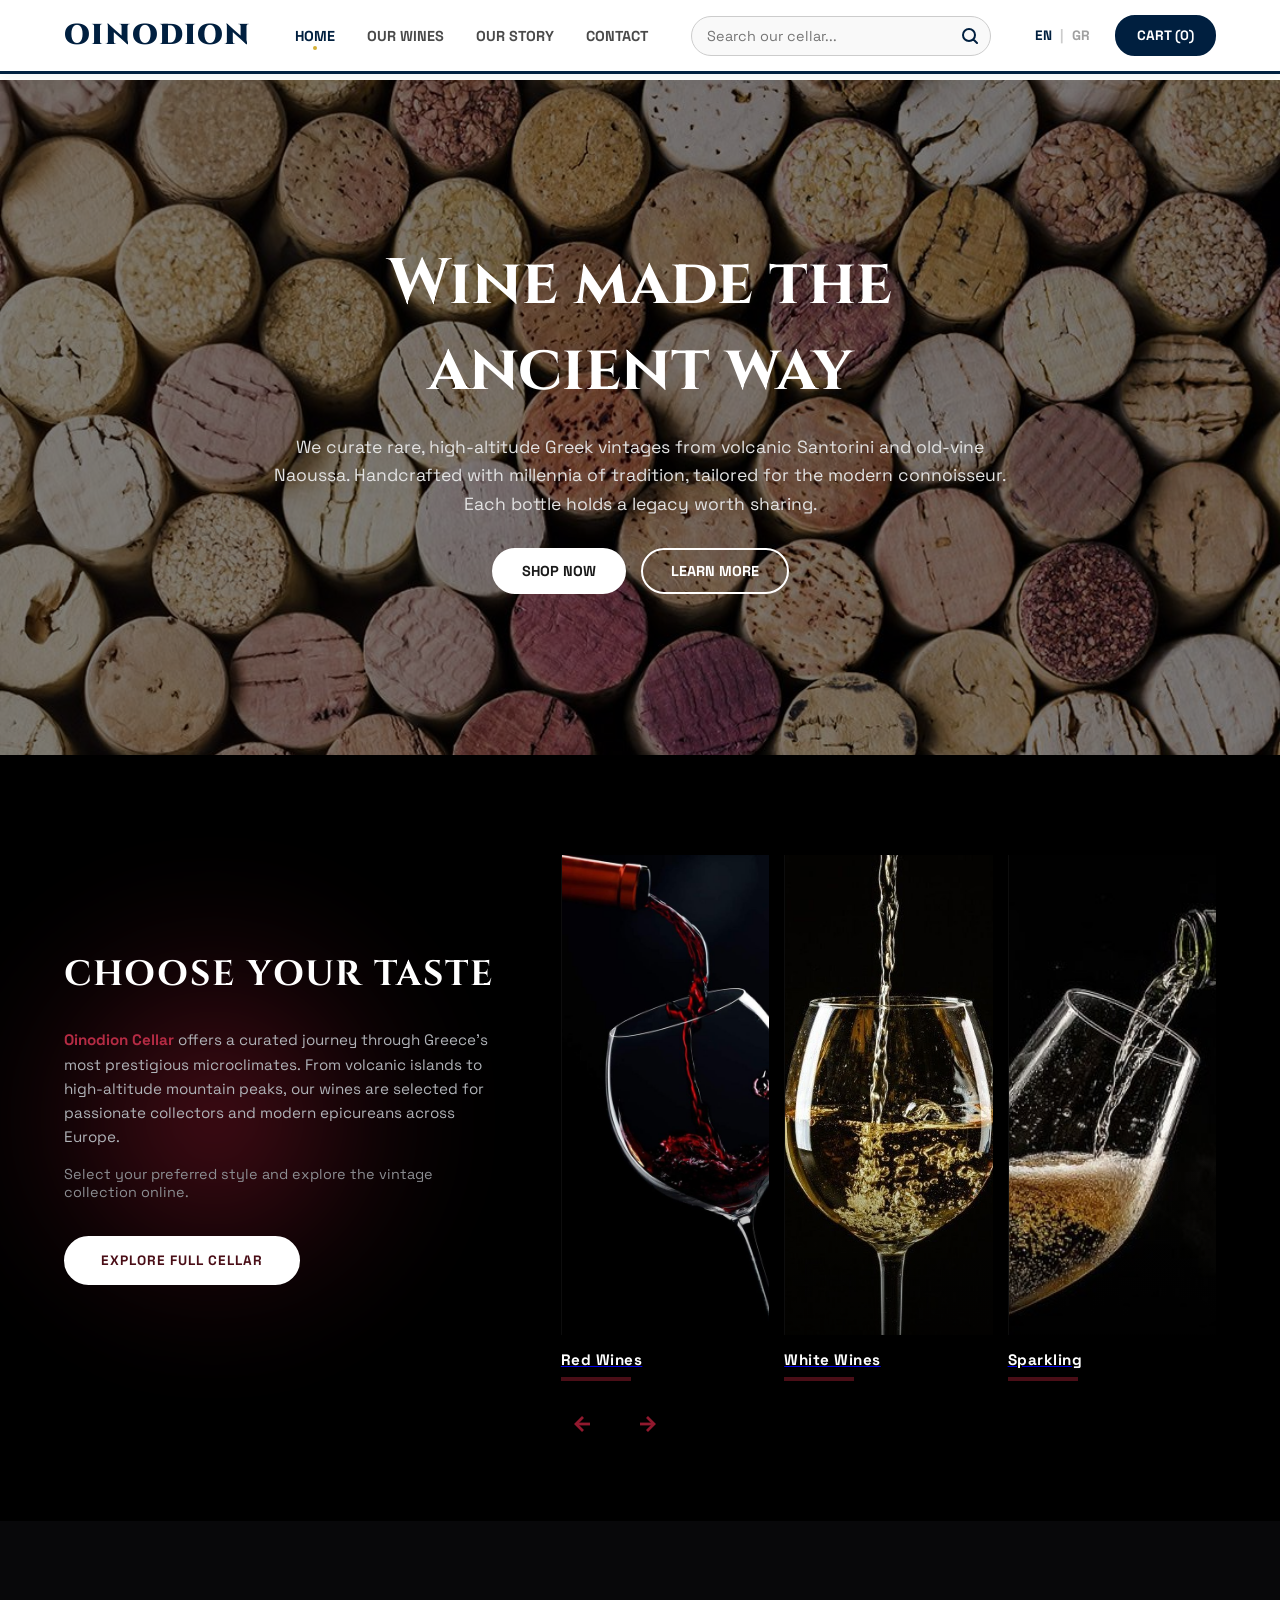
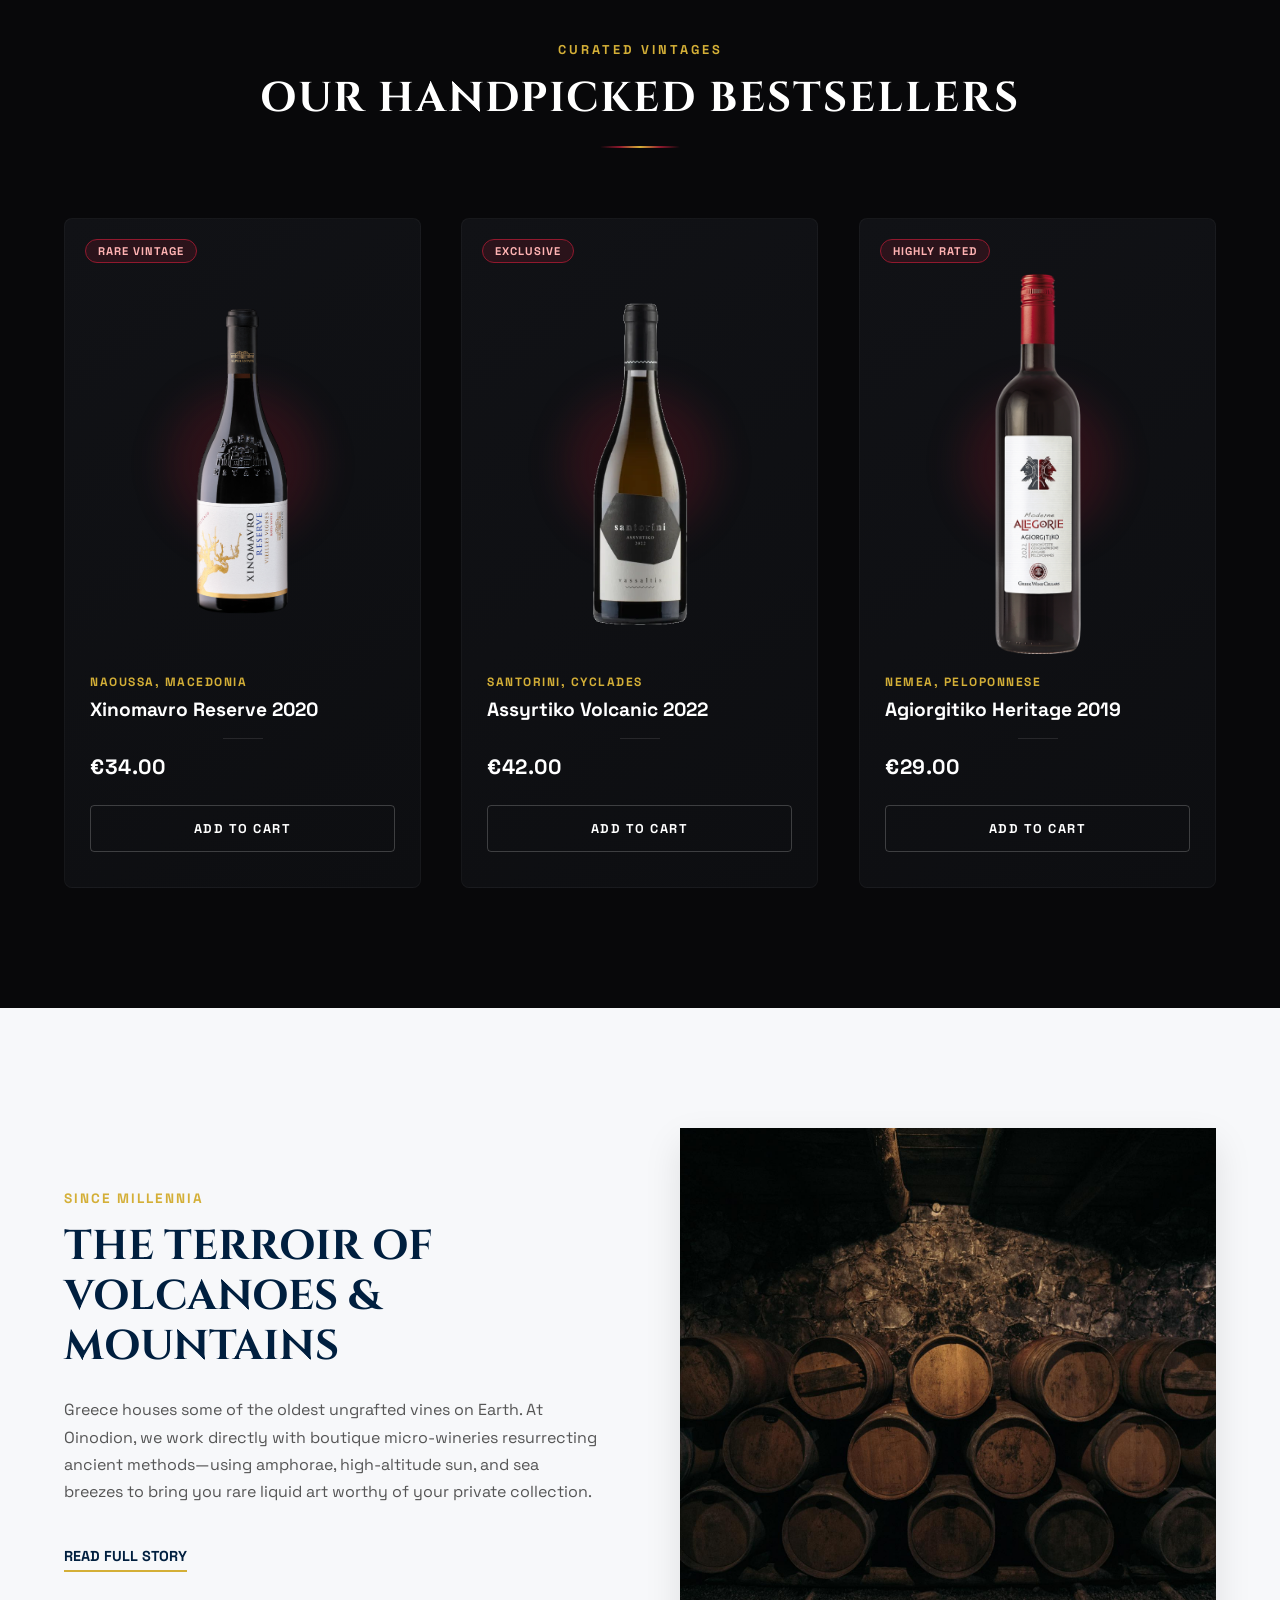
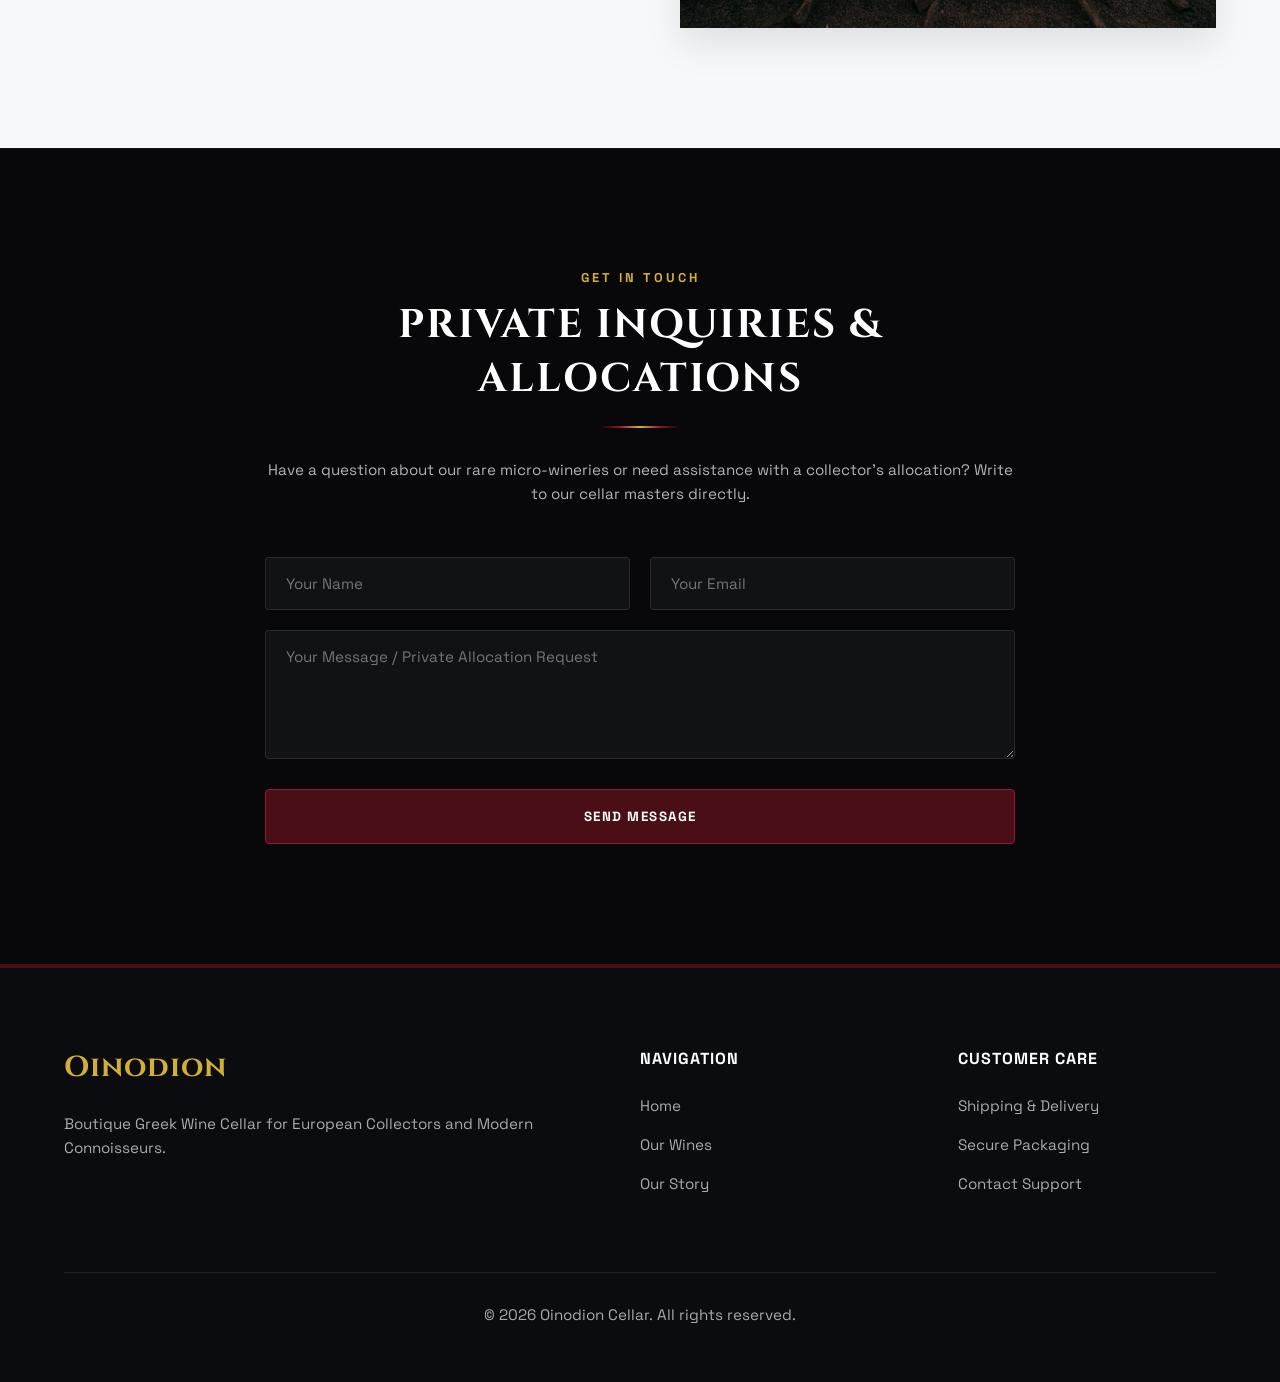
<file: index.html>
<!DOCTYPE html>
<html lang="en" id="html-root">
<head>
    <meta charset="UTF-8">
    <meta name="viewport" content="width=device-width, initial-scale=1.0">
    <title>Oinodion - Greek Wines</title>
    
    <link rel="preconnect" href="https://fonts.googleapis.com">
    <link rel="preconnect" href="https://fonts.gstatic.com" crossorigin>
    <link href="https://fonts.googleapis.com/css2?family=Cinzel:wght@700;900&family=Space+Grotesk:wght@400;700&display=swap" rel="stylesheet">
    <link rel="stylesheet" href="style.css">
</head>
<body>

   <header id="header">
        <a href="#header" class="logo" style="text-decoration: none;">Oinodion</a>
        
        <nav>
            <ul>
                <li><a href="#header" class="active-nav" data-i18n="nav-home">Home</a></li>
                <li><a href="#wines" data-i18n="nav-wines">Our Wines</a></li>
                <li><a href="#story" data-i18n="nav-story">Our Story</a></li>
                <li><a href="#contact" data-i18n="nav-contact">Contact</a></li>
            </ul>
        </nav>

        <div class="search-container">
            <input type="text" id="search-input" class="search-input" placeholder="Search our cellar..." data-i18n-placeholder="search-placeholder">
            <button class="search-icon" id="search-btn" aria-label="Search">
                <svg width="16" height="16" viewBox="0 0 16 16" fill="none" xmlns="http://www.w3.org/2000/svg">
                    <path d="M11.5 11.5L15 15M13 7C13 10.3137 10.3137 13 7 13C3.68629 13 1 10.3137 1 7C1 3.68629 3.68629 1 7 1C10.3137 1 13 3.68629 13 7Z" stroke="currentColor" stroke-width="2" stroke-linecap="round" stroke-linejoin="round"/>
                </svg>
            </button>
        </div>

        <div class="right-nav-block">
            <div class="lang-switcher" id="lang-switcher-btn" style="cursor: pointer;">
                <span id="lang-en" class="active">EN</span>
                <span class="lang-divider">|</span>
                <span id="lang-gr">GR</span>
            </div>
            <div class="nav-buttons">
                <button class="btn-nav primary" id="cart-trigger"><span data-i18n="cart-text">Cart</span> (<span id="cart-count">0</span>)</button>
            </div>
        </div>
    </header>

    <div class="hero-section">
        <div class="hero-overlay"></div>
        <div class="hero-content">
            <h1 data-i18n="hero-title">Wine made the ancient way</h1>
            <p data-i18n="hero-desc">We curate rare, high-altitude Greek vintages from volcanic Santorini and old-vine Naoussa. Handcrafted with millennia of tradition, tailored for the modern connoisseur. Each bottle holds a legacy worth sharing.</p>
            <div class="hero-actions">
                <a href="wines.html" class="btn-hero light" data-i18n="btn-shop">Shop now</a>
                <a href="ourstory.html" class="btn-hero transparent" data-i18n="btn-learn">Learn more</a>
            </div>
        </div>
    </div>
    
    <section class="showcase-section" id="wines">
        <div class="showcase-container">
            
            <div class="showcase-sidebar">
                <div class="showcase-glow"></div>
                <h2 class="showcase-title" data-i18n="showcase-title">Choose your taste</h2>
                <p class="showcase-desc">
                    <span class="brand-highlight">Oinodion Cellar</span> <span data-i18n="showcase-desc">offers a curated journey through Greece's most prestigious microclimates. From volcanic islands to high-altitude mountain peaks, our wines are selected for passionate collectors and modern epicureans across Europe.</span>
                </p>
                <p class="showcase-subdesc" data-i18n="showcase-subdesc">Select your preferred style and explore the vintage collection online.</p>
                
                <a href="wines.html" class="btn-showcase-order" data-i18n="btn-explore">Explore Full Cellar</a>
            </div>
            
            <div class="slider-wrapper">
                <div class="showcase-slider">
                    <div class="wine-card">
                        <a href="wines.html?cat=red" class="wine-card">
                            <div class="wine-card-img-wrapper">
                                <div class="wine-card-bg" style="background-image: url('czerwone_showcase.jpg');"></div>
                                <div class="wine-card-overlay"></div>
                            </div>
                            <div class="wine-card-info">
                                <h3 data-i18n="cat-red">Red Wines</h3>
                                <span class="wine-card-line"></span>
                            </div>
                        </a>    
                    </div>

                    <div class="wine-card">
                        <a href="wines.html?cat=white" class="wine-card">
                            <div class="wine-card-img-wrapper">
                                <div class="wine-card-bg" style="background-image: url('biale_showcase.jpg');"></div>
                                <div class="wine-card-overlay"></div>
                            </div>
                            <div class="wine-card-info">
                                <h3 data-i18n="cat-white">White Wines</h3>
                                <span class="wine-card-line"></span>
                            </div>
                        </a>
                    </div>

                    <div class="wine-card">
                        <a href="wines.html?cat=sparkling" class="wine-card">
                            <div class="wine-card-img-wrapper">
                                <div class="wine-card-bg" style="background-image: url('gazowane_showcase.jpg');"></div>
                                <div class="wine-card-overlay"></div>
                            </div>
                            <div class="wine-card-info">
                                <h3 data-i18n="cat-sparkling">Sparkling</h3>
                                <span class="wine-card-line"></span>
                            </div>
                        </a>
                    </div>
                </div>

                <div class="showcase-arrows">
                    <button class="arrow-btn" aria-label="Previous">
                        <svg width="24" height="24" viewBox="0 0 24 24" fill="none" stroke="currentColor" stroke-width="2.5">
                            <line x1="19" y1="12" x2="5" y2="12"></line>
                            <polyline points="12 19 5 12 12 5"></polyline>
                        </svg>
                    </button>
                    <button class="arrow-btn" aria-label="Next">
                        <svg width="24" height="24" viewBox="0 0 24 24" fill="none" stroke="currentColor" stroke-width="2.5">
                            <line x1="5" y1="12" x2="19" y2="12"></line>
                            <polyline points="12 5 19 12 12 19"></polyline>
                        </svg>
                    </button>
                </div>
            </div>

        </div>
    </section>

    <!-- 5. BESTSELLERS SECTION -->
    <section class="products-section">
        <div class="section-title-wrapper">
            <span class="section-kicker" data-i18n="bestsellers-kicker">Curated Vintages</span>
            <h2 class="section-main-title" data-i18n="bestsellers-title">Our Handpicked Bestsellers</h2>
            <div class="title-underline"></div>
        </div>
        
        <div class="products-grid">
            <div class="product-item-card">
                <div class="product-tag" data-i18n="tag-rare">Rare Vintage</div>
                <div class="product-img-holder">
                    <img src="XINOMAVRO-RESERVE.png" alt="Xinomavro Reserve">
                </div>
                <div class="product-meta">
                    <span class="product-region" data-i18n="prod-region-1">Naoussa, Macedonia</span>
                    <h4>Xinomavro Reserve 2020</h4>
                    <div class="product-card-divider"></div>
                    <p class="product-price">€34.00</p>
                    <button class="btn-add-to-cart" data-i18n="btn-add-cart">Add to Cart</button>
                </div>
            </div>
            
            <div class="product-item-card">
                <div class="product-tag" data-i18n="tag-exclusive">Exclusive</div>
                <div class="product-img-holder">
                    <img src="ASSYRTIKO-VOLCANIC.webp" alt="Assyrtiko Volcanic">
                </div>
                <div class="product-meta">
                    <span class="product-region" data-i18n="prod-region-2">Santorini, Cyclades</span>
                    <h4>Assyrtiko Volcanic 2022</h4>
                    <div class="product-card-divider"></div>
                    <p class="product-price">€42.00</p>
                    <button class="btn-add-to-cart" data-i18n="btn-add-cart">Add to Cart</button>
                </div>
            </div>
            
            <div class="product-item-card">
                <div class="product-tag" data-i18n="tag-rated">Highly Rated</div>
                <div class="product-img-holder">
                    <img src="allegorie-agiorgitiko.png" alt="Agiorgitiko Heritage">
                </div>
                <div class="product-meta">
                    <span class="product-region" data-i18n="prod-region-3">Nemea, Peloponnese</span>
                    <h4>Agiorgitiko Heritage 2019</h4>
                    <div class="product-card-divider"></div>
                    <p class="product-price">€29.00</p>
                    <button class="btn-add-to-cart" data-i18n="btn-add-cart">Add to Cart</button>
                </div>
            </div>
        </div>
    </section>

    <!-- 6. OUR STORY SECTION -->
    <section id="story" class="story-block-section">
        <div class="story-inner-container">
            <div class="story-content-side">
                <span class="story-kicker" data-i18n="story-kicker">Since Millennia</span>
                <h2 data-i18n="story-title">The Terroir of Volcanoes & Mountains</h2>
                <p data-i18n="story-desc">Greece houses some of the oldest ungrafted vines on Earth. At Oinodion, we work directly with boutique micro-wineries resurrecting ancient methods—using amphorae, high-altitude sun, and sea breezes to bring you rare liquid art worthy of your private collection.</p>
                <a href="ourstory.html" class="btn-story-read" data-i18n="btn-story-read">Read Full Story</a>
            </div>
            <div class="story-image-side">
                <div class="story-img-wrapper">
                    <img src="readourstory.jpg" alt="Ancient wine cellar aging process">
                </div>
            </div>
        </div>
    </section>

    <!-- SEKCJA FORMULARZA KONTAKTOWEGO -->
<section id="contact" style="background-color: #08080a; padding: 120px 5%; color: #ffffff; border-top: 1px solid rgba(255, 255, 255, 0.05);">
    <div style="max-width: 750px; margin: 0 auto; text-align: center;">
        <span style="color: #d4af37; text-transform: uppercase; font-weight: 700; letter-spacing: 3px; font-size: 0.8rem; display: block; margin-bottom: 12px;" data-i18n="contact-kicker">Get in Touch</span>
        <h2 style="font-family: 'Cinzel', serif; font-size: 2.5rem; text-transform: uppercase; margin-bottom: 20px; letter-spacing: 2px;" data-i18n="contact-title">Private Inquiries & Allocations</h2>
        <div style="width: 80px; height: 2px; background: linear-gradient(90deg, transparent, #91192e, #d4af37, #91192e, transparent); margin: 0 auto 30px auto;"></div>
        <p style="color: #b0b3b8; margin-bottom: 50px; font-size: 0.95rem; line-height: 1.6;" data-i18n="contact-desc">Have a question about our rare micro-wineries or need assistance with a collector's allocation? Write to our cellar masters directly.</p>
        
        <form onsubmit="handleContactSubmit(event)" style="display: flex; flex-direction: column; gap: 20px; text-align: left;">
            <div style="display: flex; gap: 20px; flex-wrap: wrap;">
                <input type="text" id="contact-name" placeholder="Your Name" required data-i18n-placeholder="contact-name-ph" style="flex: 1; min-width: 250px; padding: 16px 20px; background: #111216; border: 1px solid rgba(255,255,255,0.1); color: #fff; border-radius: 4px; outline: none; font-family: 'Space Grotesk', sans-serif; font-size: 0.95rem; transition: border-color 0.3s ease;">
                <input type="email" id="contact-email" placeholder="Your Email" required data-i18n-placeholder="contact-email-ph" style="flex: 1; min-width: 250px; padding: 16px 20px; background: #111216; border: 1px solid rgba(255,255,255,0.1); color: #fff; border-radius: 4px; outline: none; font-family: 'Space Grotesk', sans-serif; font-size: 0.95rem; transition: border-color 0.3s ease;">
            </div>
            <textarea id="contact-msg" placeholder="Your Message / Private Allocation Request" rows="5" required data-i18n-placeholder="contact-msg-ph" style="padding: 16px 20px; background: #111216; border: 1px solid rgba(255,255,255,0.1); color: #fff; border-radius: 4px; outline: none; font-family: 'Space Grotesk', sans-serif; font-size: 0.95rem; resize: vertical; transition: border-color 0.3s ease;"></textarea>
            
            <button type="submit" id="contact-submit-btn" style="background-color: #4a0e17; color: #ffffff; border: 1px solid #91192e; padding: 18px; text-transform: uppercase; font-weight: 700; letter-spacing: 1.5px; cursor: pointer; border-radius: 4px; transition: all 0.3s ease; font-family: 'Space Grotesk', sans-serif; margin-top: 10px;" data-i18n="contact-btn">Send Message</button>
        </form>
    </div>
</section>

<script>
    // Obsługa wysłania formularza z uwzględnieniem wybranego języka (EN / GR)
    function handleContactSubmit(e) {
        e.preventDefault();
        const currentLang = localStorage.getItem('oinodion_lang') || 'en';
        
        const successMsg = currentLang === 'gr' 
            ? "Ευχαριστούμε. Το μήνυμά σας στάλθηκε στους οινοποιούς του Oinodion." 
            : "Thank you. Your message has been sent to Oinodion cellar masters.";
            
        alert(successMsg);
        e.target.reset();
    }
</script>

    <!-- 7. FOOTER -->
    <footer id="contact">
        <div class="footer-grid">
            <div>
                <h3>Oinodion</h3>
                <p data-i18n="footer-desc">Boutique Greek Wine Cellar for European Collectors and Modern Connoisseurs.</p>
            </div>
            <div>
                <h4 data-i18n="footer-nav">Navigation</h4>
                <p><a href="index.html" style="color:#aaaaaa; text-decoration:none;" data-i18n="nav-home">Home</a></p>
                <p><a href="#wines" style="color:#aaaaaa; text-decoration:none;" data-i18n="nav-wines">Our Wines</a></p>
                <p><a href="#story" style="color:#aaaaaa; text-decoration:none;" data-i18n="nav-story">Our Story</a></p>
            </div>
            <div>
                <h4 data-i18n="footer-care">Customer Care</h4>
                <p data-i18n="care-shipping">Shipping & Delivery</p>
                <p data-i18n="care-packaging">Secure Packaging</p>
                <p data-i18n="care-support">Contact Support</p>
            </div>
        </div>
        <div class="footer-copyright">
            <p>&copy; 2026 Oinodion Cellar. <span data-i18n="copyright">All rights reserved.</span></p>
        </div>
    </footer>

    <div id="cart-modal" class="cart-modal-overlay">
        <div class="cart-modal-window">
            <button class="cart-modal-close" id="cart-close">&times;</button>
            <h2 class="cart-modal-title" data-i18n="modal-title">Your Private Selection</h2>
            <div class="cart-modal-divider"></div>
            
            <div id="cart-items-container" class="cart-items-list">
                <p class="cart-empty-msg" data-i18n="cart-empty">Your cellar collection is currently empty.</p>
            </div>
            
            <div class="cart-modal-footer">
                <div class="cart-total-wrapper">
                    <span data-i18n="cart-total">Total Allocation:</span>
                    <span id="cart-total-price">€0.00</span>
                </div>
                <button class="btn-checkout" id="checkout-btn" data-i18n="btn-checkout">Proceed to Secure Checkout</button>
            </div>
        </div>
    </div>

    <script>
    // --- SŁOWNIK TŁUMACZEŃ (EN / GR) ---
    const translations = {
        en: {
            "nav-home": "Home",
            "nav-wines": "Our Wines",
            "nav-story": "Our Story",
            "nav-contact": "Contact",
            "search-placeholder": "Search our cellar...",
            "cart-text": "Cart",
            "hero-title": "Wine made the ancient way",
            "hero-desc": "We curate rare, high-altitude Greek vintages from volcanic Santorini and old-vine Naoussa. Handcrafted with millennia of tradition, tailored for the modern connoisseur. Each bottle holds a legacy worth sharing.",
            "btn-shop": "Shop now",
            "btn-learn": "Learn more",
            "showcase-title": "Choose your taste",
            "showcase-desc": "offers a curated journey through Greece's most prestigious microclimates. From volcanic islands to high-altitude mountain peaks, our wines are selected for passionate collectors and modern epicureans across Europe.",
            "showcase-subdesc": "Select your preferred style and explore the vintage collection online.",
            "btn-explore": "Explore Full Cellar",
            "cat-red": "Red Wines",
            "cat-white": "White Wines",
            "cat-sparkling": "Sparkling",
            "bestsellers-kicker": "Curated Vintages",
            "bestsellers-title": "Our Handpicked Bestsellers",
            "tag-rare": "Rare Vintage",
            "tag-exclusive": "Exclusive",
            "tag-rated": "Highly Rated",
            "prod-region-1": "Naoussa, Macedonia",
            "prod-region-2": "Santorini, Cyclades",
            "prod-region-3": "Nemea, Peloponnese",
            "btn-add-cart": "Add to Cart",
            "story-kicker": "Since Millennia",
            "story-title": "The Terroir of Volcanoes & Mountains",
            "story-desc": "Greece houses some of the oldest ungrafted vines on Earth. At Oinodion, we work directly with boutique micro-wineries resurrecting ancient methods—using amphorae, high-altitude sun, and sea breezes to bring you rare liquid art worthy of your private collection.",
            "btn-story-read": "Read Full Story",
            "footer-desc": "Boutique Greek Wine Cellar for European Collectors and Modern Connoisseurs.",
            "footer-nav": "Navigation",
            "footer-care": "Customer Care",
            "care-shipping": "Shipping & Delivery",
            "care-packaging": "Secure Packaging",
            "care-support": "Contact Support",
            "copyright": "All rights reserved.",
            "modal-title": "Your Private Selection",
            "cart-empty": "Your cellar collection is currently empty.",
            "cart-total": "Total Allocation:",
            "btn-checkout": "Proceed to Secure Checkout",
            "btn-remove": "Remove",
            "qty-text": "Qty",
            "contact-kicker": "Get in Touch",
"contact-title": "Private Inquiries & Allocations",
"contact-desc": "Have a question about our rare micro-wineries or need assistance with a collector's allocation? Write to our cellar masters directly.",
"contact-name-ph": "Your Name",
"contact-email-ph": "Your Email",
"contact-msg-ph": "Your Message / Private Allocation Request",
"contact-btn": "Send Message"
        },
        gr: {
            "nav-home": "Αρχική",
            "nav-wines": "Τα Κρασιά μας",
            "nav-story": "Η Ιστορία μας",
            "nav-contact": "Επικοινωνία",
            "search-placeholder": "Αναζήτηση στην κάβα...",
            "cart-text": "Καλάθι",
            "hero-title": "Κρασί φτιαγμένο με τον αρχαίο τρόπο",
            "hero-desc": "Επιλέγουμε σπάνιες ελληνικές ετικέτες υψηλού υψομέτρου από την ηφαιστειακή Σαντορίνη και τα παλιά αμπέλια της Νάουσας. Χειροποίητα με χιλιετή παράδοση, προσαρμοσμένα στον σύγχρονο connoisseur.",
            "btn-shop": "Αγορά τώρα",
            "btn-learn": "Μάθετε περισσότερα",
            "showcase-title": "Επιλέξτε τη γεύση σας",
            "showcase-desc": "προσφέρει ένα επιμελημένο ταξίδι στα πιο πολυτιμημένα μικροκλίματα της Ελλάδας. Από ηφαιστειακά νησιά έως ορεινές κορυφές, τα κρασιά μας επιλέγονται για παθιασμένους συλλέκτες.",
            "showcase-subdesc": "Επιλέξτε το στυλ που προτιμάτε και εξερευνήστε τη συλλογή.",
            "btn-explore": "Εξερεύνηση Πλήρους Κάβας",
            "cat-red": "Ερυθρά Κρασιά",
            "cat-white": "Λευκά Κρασιά",
            "cat-sparkling": "Αφρώδη",
            "bestsellers-kicker": "Επιλεγμένες Εσοδίες",
            "bestsellers-title": "Τα κορυφαία μας bestsellers",
            "tag-rare": "Σπάνια Εσοδεία",
            "tag-exclusive": "Αποκλειστικό",
            "tag-rated": "Υψηλή Βαθμολογία",
            "prod-region-1": "Νάουσα, Μακεδονία",
            "prod-region-2": "Σαντορίνη, Κυκλάδες",
            "prod-region-3": "Νεμέα, Πελοπόννησος",
            "btn-add-cart": "Προσθήκη",
            "story-kicker": "Από χιλιετίες",
            "story-title": "Το Terroir Ηφαιστείων & Βουνών",
            "story-desc": "Η Ελλάδα φιλοξενεί μερικά από τα αρχαιότερα αμπελώνα στον κόσμο. Στο Oinodion συνεργαζόμαστε απευθείας με boutique οινοποιεία που αναβιώνουν αρχαίες μεθόδους.",
            "btn-story-read": "Διαβάστε την ιστορία",
            "footer-desc": "Boutique Ελληνική Κάβα Κρασιών για Ευρωπαίους Συλλέκτες.",
            "footer-nav": "Πλοήγηση",
            "footer-care": "Εξυπηρέτηση Πελατών",
            "care-shipping": "Αποστολή & Παράδοση",
            "care-packaging": "Ασφαλής Συσκευασία",
            "care-support": "Υποστήριξη",
            "copyright": "Με επιφύλαξη παντός δικαιώματος.",
            "modal-title": "Η Επιλογή σας",
            "cart-empty": "Η συλλογή σας είναι προς το παρόν άδεια.",
            "cart-total": "Συνολικό Ποσό:",
            "btn-checkout": "Προχωρήστε σε Ασφαλή Ταμείο",
            "btn-remove": "Αφαίρεση",
            "qty-text": "Ποσότητα",
            "contact-kicker": "Επικοινωνία",
"contact-title": "Ιδιωτικές Ερωτήσεις & Διανομές",
"contact-desc": "Έχετε κάποια ερώτηση σχετικά με τα σπάνια οινοποιεία μας ή χρειάζεστε βοήθεια; Γράψτε μας.",
"contact-name-ph": "Το Όνομα σας",
"contact-email-ph": "Το Email σας",
"contact-msg-ph": "Το Μήνυμα / Αίτημα σας",
"contact-btn": "Αποστολή Μηνύματος"
        }
    };

    // --- JĘZYK ---
    let currentLang = localStorage.getItem('oinodion_lang') || 'en';

    function setLanguage(lang) {
        currentLang = lang;
        localStorage.setItem('oinodion_lang', lang);
        document.getElementById('html-root').setAttribute('lang', lang);

        const enSpan = document.getElementById('lang-en');
        const grSpan = document.getElementById('lang-gr');
        if (lang === 'gr') {
            grSpan.classList.add('active');
            enSpan.classList.remove('active');
        } else {
            enSpan.classList.add('active');
            grSpan.classList.remove('active');
        }

        document.querySelectorAll('[data-i18n]').forEach(el => {
            const key = el.getAttribute('data-i18n');
            if (translations[lang][key]) el.innerText = translations[lang][key];
        });

        document.querySelectorAll('[data-i18n-placeholder]').forEach(el => {
            const key = el.getAttribute('data-i18n-placeholder');
            if (translations[lang][key]) el.setAttribute('placeholder', translations[lang][key]);
        });

        updateCartDOM();
    }

    document.getElementById('lang-switcher-btn').addEventListener('click', () => {
        setLanguage(currentLang === 'en' ? 'gr' : 'en');
    });

    // --- GLOBALNA WYSZUKIWARKA ---
    const globalSearchInput = document.getElementById('search-input');
    const globalSearchBtn = document.getElementById('search-btn');

    function executeGlobalSearch() {
        const query = globalSearchInput.value.trim();
        if (query) {
            // Przekierowujemy na wines.html z parametrem ?search=wpisana_fraza
            window.location.href = `wines.html?search=${encodeURIComponent(query)}`;
        } else {
            window.location.href = 'wines.html';
        }
    }

    if (globalSearchInput && globalSearchBtn) {
        globalSearchBtn.addEventListener('click', (e) => {
            e.preventDefault();
            executeGlobalSearch();
        });
        globalSearchInput.addEventListener('keydown', (e) => {
            if (e.key === 'Enter') {
                e.preventDefault();
                executeGlobalSearch();
            }
        });
    }

    // --- KOSZYK ---
    let cart = JSON.parse(localStorage.getItem('oinodion_cart')) || [];

    function updateCartDOM() {
        localStorage.setItem('oinodion_cart', JSON.stringify(cart));
        
        const totalItems = cart.reduce((sum, item) => sum + item.quantity, 0);
        const cartCountEl = document.getElementById('cart-count');
        if(cartCountEl) cartCountEl.innerText = totalItems;

        const container = document.getElementById('cart-items-container');
        const totalPriceEl = document.getElementById('cart-total-price');
        if (!container || !totalPriceEl) return;

        const t = translations[currentLang];

        if (cart.length === 0) {
            container.innerHTML = `<p class="cart-empty-msg">${t["cart-empty"]}</p>`;
            totalPriceEl.innerText = '€0.00';
        } else {
            container.innerHTML = '';
            let grandTotal = 0;

            cart.forEach((item, index) => {
                const itemTotal = item.price * item.quantity;
                grandTotal += itemTotal;

                container.innerHTML += `
                    <div class="cart-item">
                        <div class="cart-item-details">
                            <h5>${item.name}</h5>
                            <span>${t["qty-text"]}: ${item.quantity}</span>
                        </div>
                        <div class="cart-item-right">
                            <span class="cart-item-price">€${itemTotal.toFixed(2)}</span>
                            <button class="btn-remove-item" onclick="removeFromCart(${index})">${t["btn-remove"]}</button>
                        </div>
                    </div>
                `;
            });
            totalPriceEl.innerText = `€${grandTotal.toFixed(2)}`;
        }
    }

    document.querySelectorAll('.btn-add-to-cart').forEach(button => {
        button.addEventListener('click', (e) => {
            const card = e.target.closest('.product-item-card');
            const name = card.querySelector('h4').innerText;
            const priceText = card.querySelector('.product-price').innerText;
            const price = parseFloat(priceText.replace('€', '').trim());

            const existingItem = cart.find(item => item.name === name);
            if (existingItem) {
                existingItem.quantity += 1;
            } else {
                cart.push({ name, price, quantity: 1 });
            }

            const originalText = button.innerText;
            button.innerText = currentLang === 'gr' ? "Επιλέχθηκε ✓" : "Allocated ✓";
            button.style.backgroundColor = "#4a0e17";
            setTimeout(() => {
                button.innerText = originalText;
                button.style.backgroundColor = "";
            }, 1000);

            updateCartDOM();
        });
    });

    window.removeFromCart = function(index) {
        cart.splice(index, 1);
        updateCartDOM();
    }

    const modal = document.getElementById('cart-modal');
    const trigger = document.getElementById('cart-trigger');
    const closeBtn = document.getElementById('cart-close');

    if(trigger && modal && closeBtn) {
        trigger.addEventListener('click', () => modal.classList.add('active'));
        closeBtn.addEventListener('click', () => modal.classList.remove('active'));
        modal.addEventListener('click', (e) => {
            if(e.target === modal) modal.classList.remove('active');
        });
    }

    const checkoutBtn = document.getElementById('checkout-btn');
    if(checkoutBtn) {
        checkoutBtn.addEventListener('click', () => {
            if(cart.length === 0) {
                alert(currentLang === 'gr' ? "Το καλάθι σας είναι άδειο." : "Your cart is empty. Please select a vintage to proceed.");
                return;
            }
            alert(currentLang === 'gr' ? "Ευχαριστούμε. Ανακατεύθυνση σε ασφαλή πύλη πληρωμών..." : "Thank you for your allocation. Redirecting to secure boutique payment gateway...");
            cart = [];
            modal.classList.remove('active');
            updateCartDOM();
        });
    }

    window.addEventListener('DOMContentLoaded', () => {
        setLanguage(currentLang);
    });
    // --- 1. PŁYNNE PRZEWIJANIE DO KOTWIC (SMOOTH SCROLL) ---
    document.querySelectorAll('a[href^="#"]').forEach(anchor => {
        anchor.addEventListener('click', function (e) {
            const targetId = this.getAttribute('href');
            if (targetId === '#') return;
            
            const targetElement = document.querySelector(targetId);
            if (targetElement) {
                e.preventDefault();
                targetElement.scrollIntoView({
                    behavior: 'smooth',
                    block: 'start'
                });
            }
        });
    });

    // --- 2. ANIMACJE POJAWIANIA SIĘ PODCZAS SCROLLOWANIA (SCROLL REVEAL) ---
    const observerOptions = {
        root: null,
        rootMargin: '0px',
        threshold: 0.15 // Element animuje się, gdy wejdzie w 15% widoku ekranu
    };

    const revealObserver = new IntersectionObserver((entries, observer) => {
        entries.forEach(entry => {
            if (entry.isIntersecting) {
                entry.target.classList.add('is-visible');
                // observer.unobserve(entry.target); // Odkomentuj, jeśli animacja ma wykonać się tylko raz
            }
        });
    }, observerOptions);

    // Wybieramy elementy, które mają się animować przy przewijaniu
    window.addEventListener('DOMContentLoaded', () => {
        const elementsToReveal = document.querySelectorAll('.product-item-card, .story-chapter, .section-title-wrapper, .story-inner-container');
        elementsToReveal.forEach(el => {
            el.classList.add('reveal-on-scroll');
            revealObserver.observe(el);
        });
    });
</script>
</body>
</html>
</file>
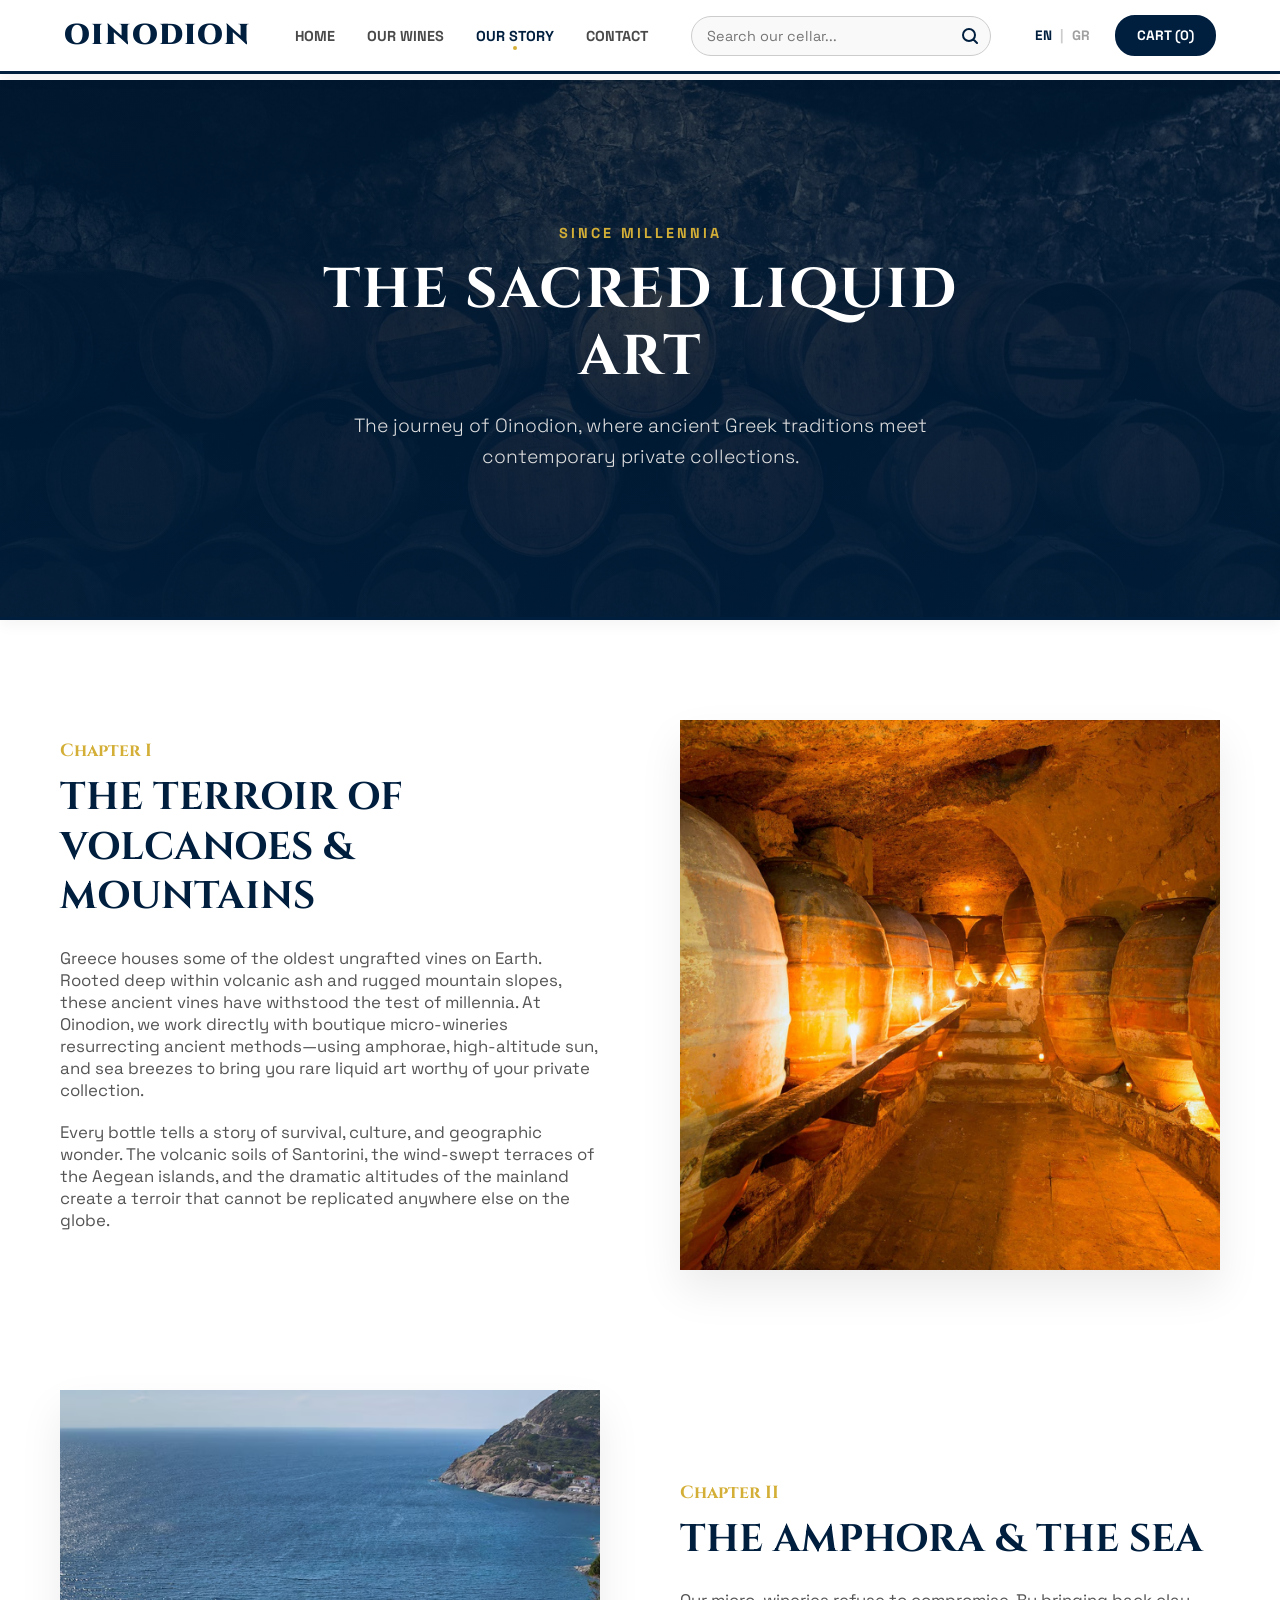
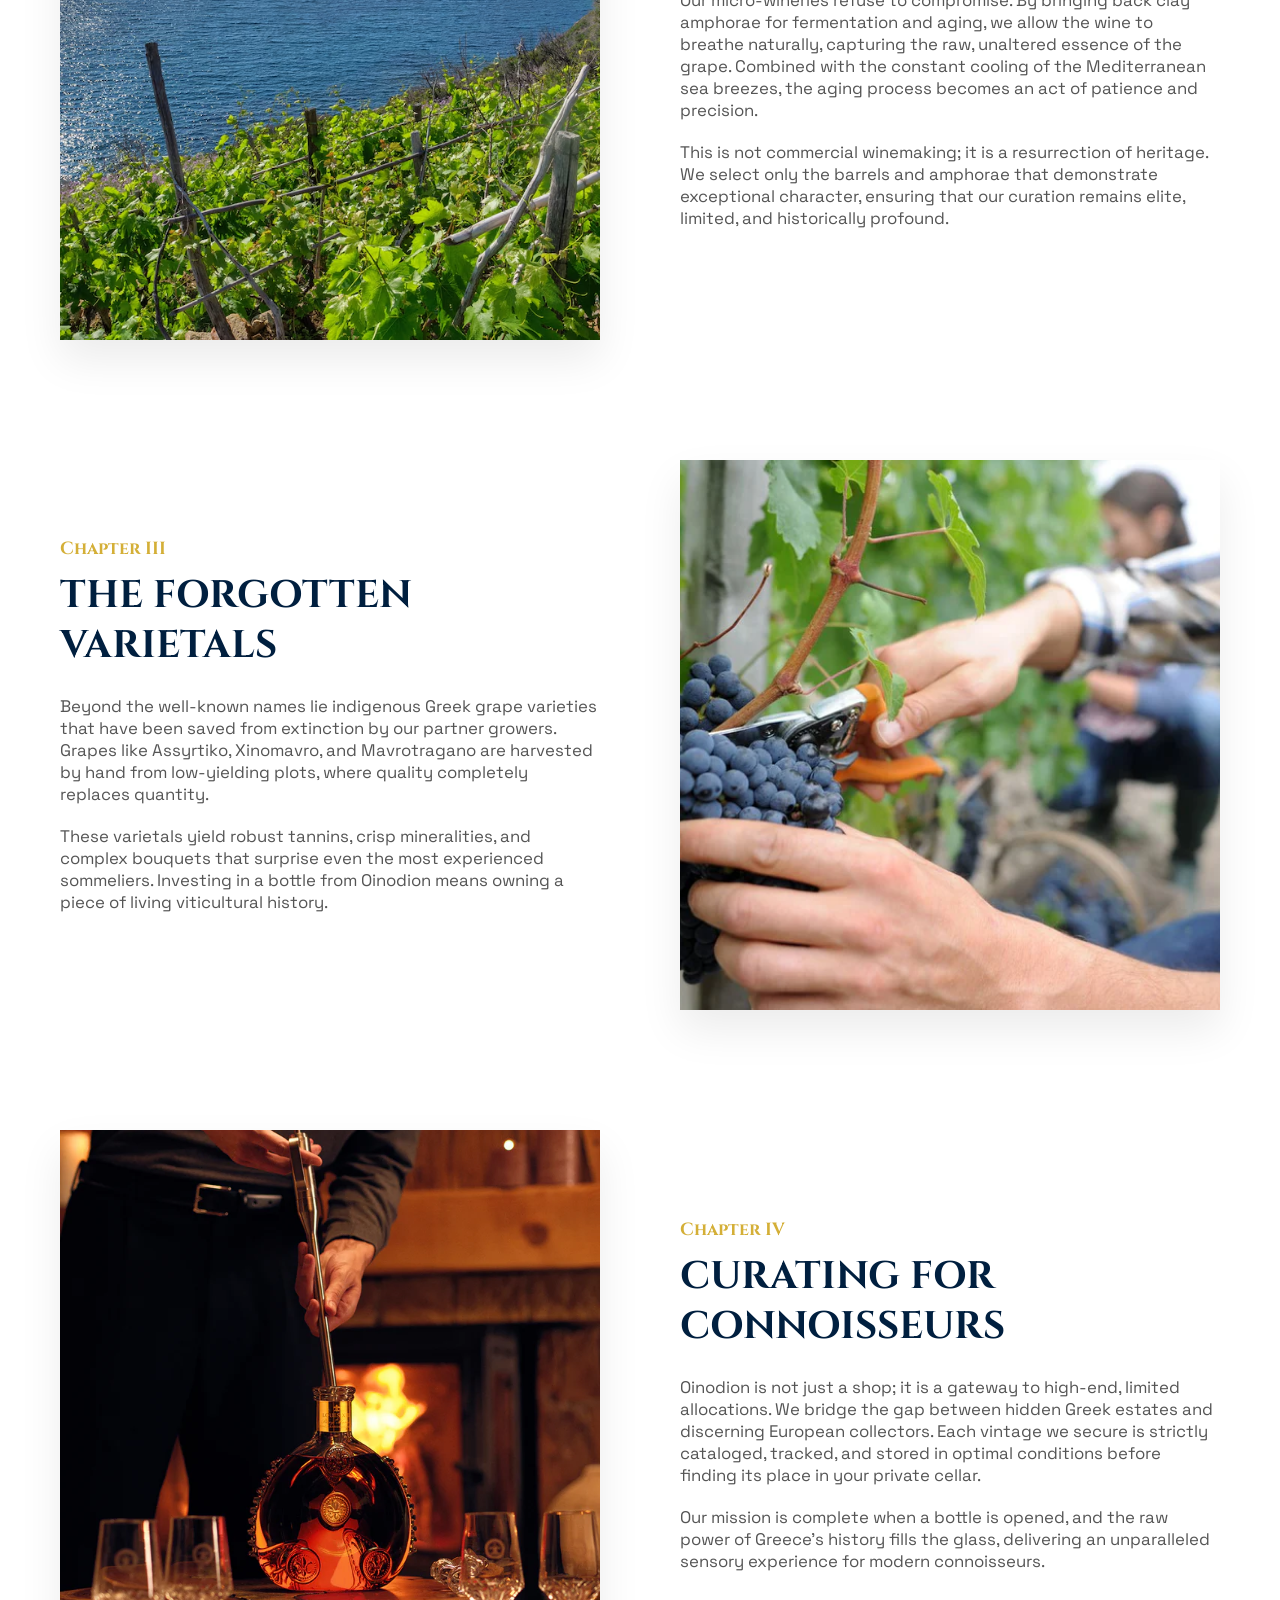
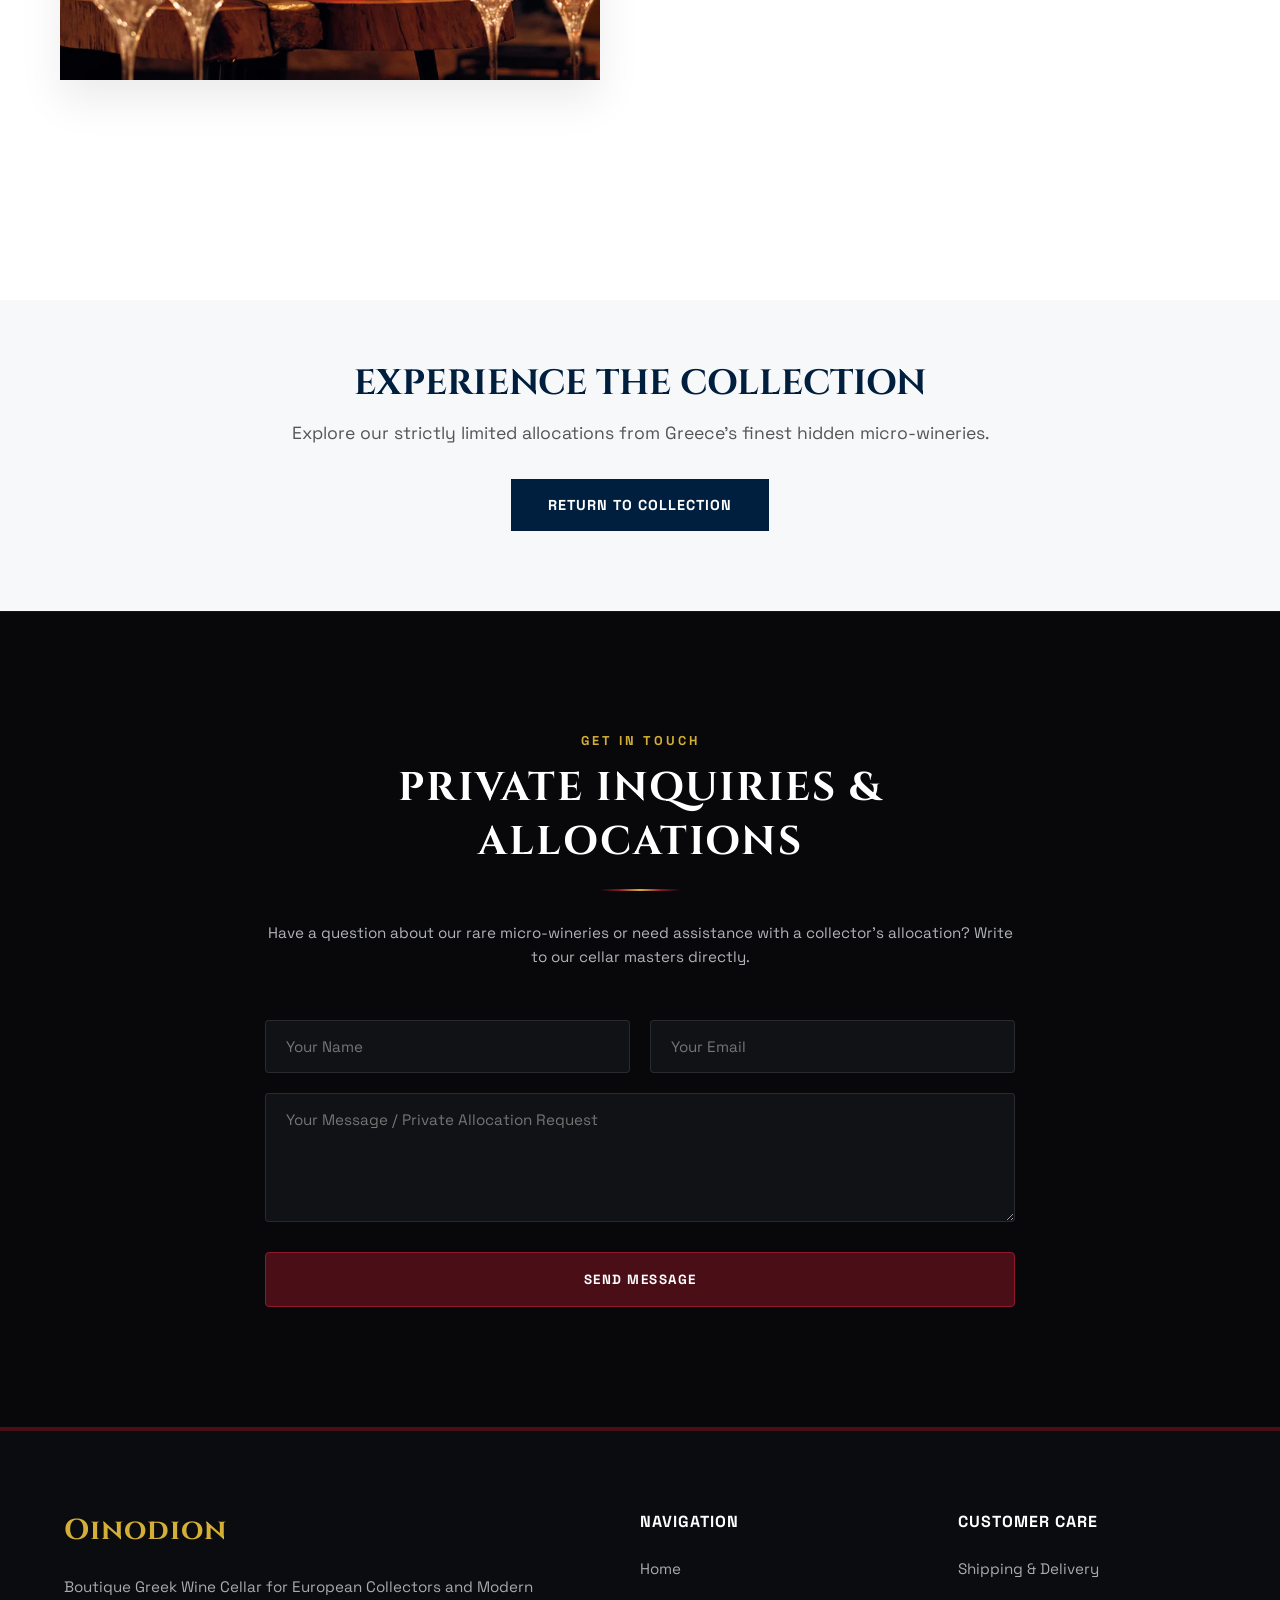
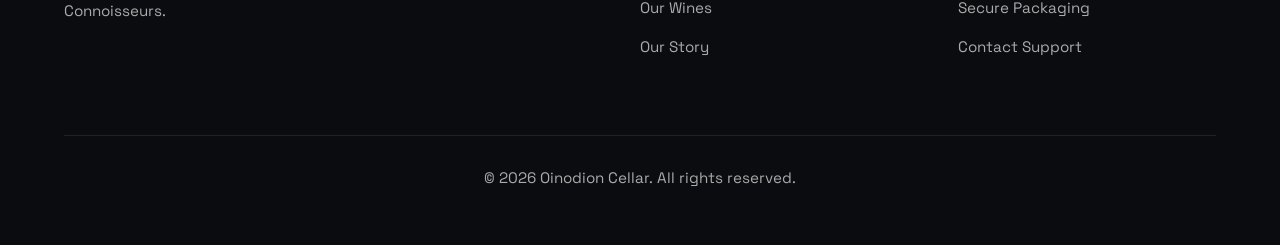
<file: ourstory.html>
<!DOCTYPE html>
<html lang="en" id="html-root">
<head>
    <meta charset="UTF-8">
    <meta name="viewport" content="width=device-width, initial-scale=1.0">
    <title>Our Story - Oinodion</title>
    <link rel="stylesheet" href="style.css">
    <link rel="stylesheet" href="ourstory.css">
    <link href="https://fonts.googleapis.com/css2?family=Cinzel:wght@400;600;700&family=Space+Grotesk:wght@400;500;700&display=swap" rel="stylesheet">
</head>
<body>

  <header id="header">
        <a href="index.html" class="logo" style="text-decoration: none;">Oinodion</a>
        
        <nav>
            <ul>
                <li><a href="index.html" data-i18n="nav-home">Home</a></li>
                <li><a href="index.html#wines" data-i18n="nav-wines">Our Wines</a></li>
                <li><a href="#header" class="active-nav" data-i18n="nav-story">Our Story</a></li>
                <li><a href="#contact" data-i18n="nav-contact">Contact</a></li>
            </ul>
        </nav>

        <div class="search-container">
            <input type="text" id="search-input" class="search-input" placeholder="Search our cellar..." data-i18n-placeholder="search-placeholder">
            <button class="search-icon" id="search-btn" aria-label="Search">
                <svg width="16" height="16" viewBox="0 0 16 16" fill="none" xmlns="http://www.w3.org/2000/svg">
                    <path d="M11.5 11.5L15 15M13 7C13 10.3137 10.3137 13 7 13C3.68629 13 1 10.3137 1 7C1 3.68629 3.68629 1 7 1C10.3137 1 13 3.68629 13 7Z" stroke="currentColor" stroke-width="2" stroke-linecap="round" stroke-linejoin="round"/>
                </svg>
            </button>
        </div>

        <div class="right-nav-block">
            <div class="lang-switcher" id="lang-switcher-btn" style="cursor: pointer;">
                <span id="lang-en" class="active">EN</span>
                <span class="lang-divider">|</span>
                <span id="lang-gr">GR</span>
            </div>
            <div class="nav-buttons">
                <button class="btn-nav primary" id="cart-trigger"><span data-i18n="cart-text">Cart</span> (<span id="cart-count">0</span>)</button>
            </div>
        </div>
    </header>

    <!-- HERO SECTION -->
    <header class="story-hero">
        <div class="hero-overlay"></div>
        <div class="hero-content">
            <span class="hero-kicker" data-i18n="story-hero-kicker">Since Millennia</span>
            <h1 data-i18n="story-hero-title">The Sacred Liquid Art</h1>
            <p data-i18n="story-hero-desc">The journey of Oinodion, where ancient Greek traditions meet contemporary private collections.</p>
        </div>
    </header>

    <!-- MAIN STORY SECTION -->
    <main class="story-container">
        
        <!-- Chapter 1 -->
        <section class="story-chapter">
            <div class="chapter-text">
                <span class="chapter-number" data-i18n="ch1-num">Chapter I</span>
                <h2 data-i18n="ch1-title">The Terroir of Volcanoes & Mountains</h2>
                <p data-i18n="ch1-p1">Greece houses some of the oldest ungrafted vines on Earth. Rooted deep within volcanic ash and rugged mountain slopes, these ancient vines have withstood the test of millennia. At Oinodion, we work directly with boutique micro-wineries resurrecting ancient methods—using amphorae, high-altitude sun, and sea breezes to bring you rare liquid art worthy of your private collection.</p>
                <p data-i18n="ch1-p2">Every bottle tells a story of survival, culture, and geographic wonder. The volcanic soils of Santorini, the wind-swept terraces of the Aegean islands, and the dramatic altitudes of the mainland create a terroir that cannot be replicated anywhere else on the globe.</p>
            </div>
            <div class="chapter-image">
                <img src="ourstory1.jpg" alt="Ancient wine cellar aging process in amphorae">
            </div>
        </section>

        <!-- Chapter 2 -->
        <section class="story-chapter reverse">
            <div class="chapter-text">
                <span class="chapter-number" data-i18n="ch2-num">Chapter II</span>
                <h2 data-i18n="ch2-title">The Amphora & The Sea</h2>
                <p data-i18n="ch2-p1">Our micro-wineries refuse to compromise. By bringing back clay amphorae for fermentation and aging, we allow the wine to breathe naturally, capturing the raw, unaltered essence of the grape. Combined with the constant cooling of the Mediterranean sea breezes, the aging process becomes an act of patience and precision.</p>
                <p data-i18n="ch2-p2">This is not commercial winemaking; it is a resurrection of heritage. We select only the barrels and amphorae that demonstrate exceptional character, ensuring that our curation remains elite, limited, and historically profound.</p>
            </div>
            <div class="chapter-image">
                <img src="ourstory2.avif" alt="Ancient ungrafted vines overlooking the sea">
            </div>
        </section>

        <!-- Chapter 3 -->
        <section class="story-chapter">
            <div class="chapter-text">
                <span class="chapter-number" data-i18n="ch3-num">Chapter III</span>
                <h2 data-i18n="ch3-title">The Forgotten Varietals</h2>
                <p data-i18n="ch3-p1">Beyond the well-known names lie indigenous Greek grape varieties that have been saved from extinction by our partner growers. Grapes like Assyrtiko, Xinomavro, and Mavrotragano are harvested by hand from low-yielding plots, where quality completely replaces quantity.</p>
                <p data-i18n="ch3-p2">These varietals yield robust tannins, crisp mineralities, and complex bouquets that surprise even the most experienced sommeliers. Investing in a bottle from Oinodion means owning a piece of living viticultural history.</p>
            </div>
            <div class="chapter-image">
                <img src="ourstory3.webp" alt="Hand-harvesting rare indigenous Greek grape varietals">
            </div>
        </section>

        <!-- Chapter 4 -->
        <section class="story-chapter reverse">
            <div class="chapter-text">
                <span class="chapter-number" data-i18n="ch4-num">Chapter IV</span>
                <h2 data-i18n="ch4-title">Curating for Connoisseurs</h2>
                <p data-i18n="ch4-p1">Oinodion is not just a shop; it is a gateway to high-end, limited allocations. We bridge the gap between hidden Greek estates and discerning European collectors. Each vintage we secure is strictly cataloged, tracked, and stored in optimal conditions before finding its place in your private cellar.</p>
                <p data-i18n="ch4-p2">Our mission is complete when a bottle is opened, and the raw power of Greece’s history fills the glass, delivering an unparalleled sensory experience for modern connoisseurs.</p>
            </div>
            <div class="chapter-image">
                <img src="ourstory4.webp" alt="Pouring rare Greek wine into a crystal glass for a collector">
            </div>
        </section>
        
    </main>

    <!-- SECTION: EXPERIENCE THE COLLECTION -->
    <section class="story-cta-block">
        <div class="cta-inner-content">
            <h2 data-i18n="cta-title">Experience The Collection</h2>
            <p data-i18n="cta-desc">Explore our strictly limited allocations from Greece’s finest hidden micro-wineries.</p>
            <a href="wines.html" class="btn-back" data-i18n="cta-btn">Return to Collection</a>
        </div>
    </section>

    <!-- SEKCJA FORMULARZA KONTAKTOWEGO -->
<section id="contact" style="background-color: #08080a; padding: 120px 5%; color: #ffffff; border-top: 1px solid rgba(255, 255, 255, 0.05);">
    <div style="max-width: 750px; margin: 0 auto; text-align: center;">
        <span style="color: #d4af37; text-transform: uppercase; font-weight: 700; letter-spacing: 3px; font-size: 0.8rem; display: block; margin-bottom: 12px;" data-i18n="contact-kicker">Get in Touch</span>
        <h2 style="font-family: 'Cinzel', serif; font-size: 2.5rem; text-transform: uppercase; margin-bottom: 20px; letter-spacing: 2px;" data-i18n="contact-title">Private Inquiries & Allocations</h2>
        <div style="width: 80px; height: 2px; background: linear-gradient(90deg, transparent, #91192e, #d4af37, #91192e, transparent); margin: 0 auto 30px auto;"></div>
        <p style="color: #b0b3b8; margin-bottom: 50px; font-size: 0.95rem; line-height: 1.6;" data-i18n="contact-desc">Have a question about our rare micro-wineries or need assistance with a collector's allocation? Write to our cellar masters directly.</p>
        
        <form onsubmit="handleContactSubmit(event)" style="display: flex; flex-direction: column; gap: 20px; text-align: left;">
            <div style="display: flex; gap: 20px; flex-wrap: wrap;">
                <input type="text" id="contact-name" placeholder="Your Name" required data-i18n-placeholder="contact-name-ph" style="flex: 1; min-width: 250px; padding: 16px 20px; background: #111216; border: 1px solid rgba(255,255,255,0.1); color: #fff; border-radius: 4px; outline: none; font-family: 'Space Grotesk', sans-serif; font-size: 0.95rem; transition: border-color 0.3s ease;">
                <input type="email" id="contact-email" placeholder="Your Email" required data-i18n-placeholder="contact-email-ph" style="flex: 1; min-width: 250px; padding: 16px 20px; background: #111216; border: 1px solid rgba(255,255,255,0.1); color: #fff; border-radius: 4px; outline: none; font-family: 'Space Grotesk', sans-serif; font-size: 0.95rem; transition: border-color 0.3s ease;">
            </div>
            <textarea id="contact-msg" placeholder="Your Message / Private Allocation Request" rows="5" required data-i18n-placeholder="contact-msg-ph" style="padding: 16px 20px; background: #111216; border: 1px solid rgba(255,255,255,0.1); color: #fff; border-radius: 4px; outline: none; font-family: 'Space Grotesk', sans-serif; font-size: 0.95rem; resize: vertical; transition: border-color 0.3s ease;"></textarea>
            
            <button type="submit" id="contact-submit-btn" style="background-color: #4a0e17; color: #ffffff; border: 1px solid #91192e; padding: 18px; text-transform: uppercase; font-weight: 700; letter-spacing: 1.5px; cursor: pointer; border-radius: 4px; transition: all 0.3s ease; font-family: 'Space Grotesk', sans-serif; margin-top: 10px;" data-i18n="contact-btn">Send Message</button>
        </form>
    </div>
</section>

<script>
    // Obsługa wysłania formularza z uwzględnieniem wybranego języka (EN / GR)
    function handleContactSubmit(e) {
        e.preventDefault();
        const currentLang = localStorage.getItem('oinodion_lang') || 'en';
        
        const successMsg = currentLang === 'gr' 
            ? "Ευχαριστούμε. Το μήνυμά σας στάλθηκε στους οινοποιούς του Oinodion." 
            : "Thank you. Your message has been sent to Oinodion cellar masters.";
            
        alert(successMsg);
        e.target.reset();
    }
</script>

    <!-- FOOTER -->
    <footer id="contact">
        <div class="footer-grid">
            <div>
                <h3>Oinodion</h3>
                <p data-i18n="footer-desc">Boutique Greek Wine Cellar for European Collectors and Modern Connoisseurs.</p>
            </div>
            <div>
                <h4 data-i18n="footer-nav">Navigation</h4>
                <p><a href="index.html" style="color:#aaaaaa; text-decoration:none;" data-i18n="nav-home">Home</a></p>
                <p><a href="index.html#wines" style="color:#aaaaaa; text-decoration:none;" data-i18n="nav-wines">Our Wines</a></p>
                <p><a href="#header" style="color:#aaaaaa; text-decoration:none;" data-i18n="nav-story">Our Story</a></p>
            </div>
            <div>
                <h4 data-i18n="footer-care">Customer Care</h4>
                <p data-i18n="care-shipping">Shipping & Delivery</p>
                <p data-i18n="care-packaging">Secure Packaging</p>
                <p data-i18n="care-support">Contact Support</p>
            </div>
        </div>
        <div class="footer-copyright">
            <p>&copy; 2026 Oinodion Cellar. <span data-i18n="copyright">All rights reserved.</span></p>
        </div>
    </footer>

    <div id="cart-modal" class="cart-modal-overlay">
        <div class="cart-modal-window">
            <button class="cart-modal-close" id="cart-close">&times;</button>
            <h2 class="cart-modal-title" data-i18n="modal-title">Your Private Selection</h2>
            <div class="cart-modal-divider"></div>
            
            <div id="cart-items-container" class="cart-items-list">
                <p class="cart-empty-msg" data-i18n="cart-empty">Your cellar collection is currently empty.</p>
            </div>
            
            <div class="cart-modal-footer">
                <div class="cart-total-wrapper">
                    <span data-i18n="cart-total">Total Allocation:</span>
                    <span id="cart-total-price">€0.00</span>
                </div>
                <button class="btn-checkout" id="checkout-btn" data-i18n="btn-checkout">Proceed to Secure Checkout</button>
            </div>
        </div>
    </div>

    <script>
    // --- SŁOWNIK TŁUMACZEŃ (EN / GR) ---
    const translations = {
        en: {
            "nav-home": "Home",
            "nav-wines": "Our Wines",
            "nav-story": "Our Story",
            "nav-contact": "Contact",
            "search-placeholder": "Search our cellar...",
            "cart-text": "Cart",
            "story-hero-kicker": "Since Millennia",
            "story-hero-title": "The Sacred Liquid Art",
            "story-hero-desc": "The journey of Oinodion, where ancient Greek traditions meet contemporary private collections.",
            "ch1-num": "Chapter I",
            "ch1-title": "The Terroir of Volcanoes & Mountains",
            "ch1-p1": "Greece houses some of the oldest ungrafted vines on Earth. Rooted deep within volcanic ash and rugged mountain slopes, these ancient vines have withstood the test of millennia. At Oinodion, we work directly with boutique micro-wineries resurrecting ancient methods—using amphorae, high-altitude sun, and sea breezes to bring you rare liquid art worthy of your private collection.",
            "ch1-p2": "Every bottle tells a story of survival, culture, and geographic wonder. The volcanic soils of Santorini, the wind-swept terraces of the Aegean islands, and the dramatic altitudes of the mainland create a terroir that cannot be replicated anywhere else on the globe.",
            "ch2-num": "Chapter II",
            "ch2-title": "The Amphora & The Sea",
            "ch2-p1": "Our micro-wineries refuse to compromise. By bringing back clay amphorae for fermentation and aging, we allow the wine to breathe naturally, capturing the raw, unaltered essence of the grape. Combined with the constant cooling of the Mediterranean sea breezes, the aging process becomes an act of patience and precision.",
            "ch2-p2": "This is not commercial winemaking; it is a resurrection of heritage. We select only the barrels and amphorae that demonstrate exceptional character, ensuring that our curation remains elite, limited, and historically profound.",
            "ch3-num": "Chapter III",
            "ch3-title": "The Forgotten Varietals",
            "ch3-p1": "Beyond the well-known names lie indigenous Greek grape varieties that have been saved from extinction by our partner growers. Grapes like Assyrtiko, Xinomavro, and Mavrotragano are harvested by hand from low-yielding plots, where quality completely replaces quantity.",
            "ch3-p2": "These varietals yield robust tannins, crisp mineralities, and complex bouquets that surprise even the most experienced sommeliers. Investing in a bottle from Oinodion means owning a piece of living viticultural history.",
            "ch4-num": "Chapter IV",
            "ch4-title": "Curating for Connoisseurs",
            "ch4-p1": "Oinodion is not just a shop; it is a gateway to high-end, limited allocations. We bridge the gap between hidden Greek estates and discerning European collectors. Each vintage we secure is strictly cataloged, tracked, and stored in optimal conditions before finding its place in your private cellar.",
            "ch4-p2": "Our mission is complete when a bottle is opened, and the raw power of Greece’s history fills the glass, delivering an unparalleled sensory experience for modern connoisseurs.",
            "cta-title": "Experience The Collection",
            "cta-desc": "Explore our strictly limited allocations from Greece’s finest hidden micro-wineries.",
            "cta-btn": "Return to Collection",
            "footer-desc": "Boutique Greek Wine Cellar for European Collectors and Modern Connoisseurs.",
            "footer-nav": "Navigation",
            "footer-care": "Customer Care",
            "care-shipping": "Shipping & Delivery",
            "care-packaging": "Secure Packaging",
            "care-support": "Contact Support",
            "copyright": "All rights reserved.",
            "modal-title": "Your Private Selection",
            "cart-empty": "Your cellar collection is currently empty.",
            "cart-total": "Total Allocation:",
            "btn-checkout": "Proceed to Secure Checkout",
            "btn-remove": "Remove",
            "qty-text": "Qty",
            "contact-kicker": "Get in Touch",
"contact-title": "Private Inquiries & Allocations",
"contact-desc": "Have a question about our rare micro-wineries or need assistance with a collector's allocation? Write to our cellar masters directly.",
"contact-name-ph": "Your Name",
"contact-email-ph": "Your Email",
"contact-msg-ph": "Your Message / Private Allocation Request",
"contact-btn": "Send Message"
        },
        gr: {
            "nav-home": "Αρχική",
            "nav-wines": "Τα Κρασιά μας",
            "nav-story": "Η Ιστορία μας",
            "nav-contact": "Επικοινωνία",
            "search-placeholder": "Αναζήτηση στην κάβα...",
            "cart-text": "Καλάθι",
            "story-hero-kicker": "Από χιλιετίες",
            "story-hero-title": "Η Ιερή Υγρή Τέχνη",
            "story-hero-desc": "Το ταξίδι του Oinodion, όπου οι αρχαίες ελληνικές παραδόσεις συναντούν τις σύγχρονες ιδιωτικές συλλογές.",
            "ch1-num": "Κεφάλαιο Ι",
            "ch1-title": "Το Terroir Ηφαιστείων & Βουνών",
            "ch1-p1": "Η Ελλάδα φιλοξενεί μερικά από τα αρχαιότερα αμπελώνα στον κόσμο. Ριζωμένα βαθιά σε ηφαιστειακή τέφρα και απόκρημνες πλαγιές, αυτά τα αρχαία αμπέλια έχουν αντέξει στη δοκιμασία των χιλιετιών.",
            "ch1-p2": "Κάθε φιάλη αφηγείται μια ιστορία επιβίωσης, πολιτισμού και γεωγραφικού θαύματος. Τα ηφαιστειακά εδάφη της Σαντορίνης και οι ορεινές κορυφές δημιουργούν ένα μοναδικό terroir.",
            "ch2-num": "Κεφάλαιο ΙΙ",
            "ch2-title": "Ο Αμφορέας & Η Θάλασσα",
            "ch2-p1": "Τα μικρά οινοποιεία μας αρνούνται να συμβιβαστούν. Επαναφέροντας τους πήλινους αμφορείς για ζύμωση και παλαίωση, επιτρέπουμε στο κρασί να αναπνέει φυσικά.",
            "ch2-p2": "Αυτό δεν είναι εμπορική οινοποίηση, είναι αναβίωση της κληρονομιάς μας.",
            "ch3-num": "Κεφάλαιο ΙΙΙ",
            "ch3-title": "Οι Ξεχασμένες Ποικιλίες",
            "ch3-p1": "Πέρα από τα γνωστά ονόματα, υπάρχουν γηγενείς ελληνικές ποικιλίες σταφυλιού που διασώθηκαν από την εξαφάνιση.",
            "ch3-p2": "Αυτές οι ποικιλίες προσφέρουν στιβαρές τανίνες και σύνθετα αρώματα που εκπλήσσουν τους πιο έμπειρους σομελιέ.",
            "ch4-num": "Κεφάλαιο IV",
            "ch4-title": "Επιμέλεια για Connoisseurs",
            "ch4-p1": "Το Oinodion δεν είναι απλώς ένα κατάστημα, είναι η πύλη προς περιορισμένες, υψηλής ποιότητας φιάλες.",
            "ch4-p2": "Η αποστολή μας ολοκληρώνεται όταν ανοίγει μια φιάλη και η δύναμη της ελληνικής ιστορίας γεμίζει το ποτήρι.",
            "cta-title": "Εξερευνήστε τη Συλλογή",
            "cta-desc": "Ανακαλύψτε τις αυστηρά περιορισμένες φιάλες από τα καλύτερα ελληνικά μικροοινοποιεία.",
            "cta-btn": "Επιστροφή στη Συλλογή",
            "footer-desc": "Boutique Ελληνική Κάβα Κρασιών για Ευρωπαίους Συλλέκτες.",
            "footer-nav": "Πλοήγηση",
            "footer-care": "Εξυπηρέτηση Πελατών",
            "care-shipping": "Αποστολή & Παράδοση",
            "care-packaging": "Ασφαλής Συσκευασία",
            "care-support": "Υποστήριξη",
            "copyright": "Με επιφύλαξη παντός δικαιώματος.",
            "modal-title": "Η Επιλογή σας",
            "cart-empty": "Η συλλογή σας είναι προς το παρόν άδεια.",
            "cart-total": "Συνολικό Ποσό:",
            "btn-checkout": "Προχωρήστε σε Ασφαλή Ταμείο",
            "btn-remove": "Αφαίρεση",
            "qty-text": "Ποσότητα",
            "contact-kicker": "Επικοινωνία",
"contact-title": "Ιδιωτικές Ερωτήσεις & Διανομές",
"contact-desc": "Έχετε κάποια ερώτηση σχετικά με τα σπάνια οινοποιεία μας ή χρειάζεστε βοήθεια; Γράψτε μας.",
"contact-name-ph": "Το Όνομα σας",
"contact-email-ph": "Το Email σας",
"contact-msg-ph": "Το Μήνυμα / Αίτημα σας",
"contact-btn": "Αποστολή Μηνύματος"
        }
    };

    // --- JĘZYK ---
    let currentLang = localStorage.getItem('oinodion_lang') || 'en';

    function setLanguage(lang) {
        currentLang = lang;
        localStorage.setItem('oinodion_lang', lang);
        document.getElementById('html-root').setAttribute('lang', lang);

        const enSpan = document.getElementById('lang-en');
        const grSpan = document.getElementById('lang-gr');
        if (lang === 'gr') {
            grSpan.classList.add('active');
            enSpan.classList.remove('active');
        } else {
            enSpan.classList.add('active');
            grSpan.classList.remove('active');
        }

        document.querySelectorAll('[data-i18n]').forEach(el => {
            const key = el.getAttribute('data-i18n');
            if (translations[lang][key]) el.innerText = translations[lang][key];
        });

        document.querySelectorAll('[data-i18n-placeholder]').forEach(el => {
            const key = el.getAttribute('data-i18n-placeholder');
            if (translations[lang][key]) el.setAttribute('placeholder', translations[lang][key]);
        });

        updateCartDOM();
    }

    document.getElementById('lang-switcher-btn').addEventListener('click', () => {
        setLanguage(currentLang === 'en' ? 'gr' : 'en');
    });

   // --- GLOBALNA WYSZUKIWARKA ---
    const globalSearchInput = document.getElementById('search-input');
    const globalSearchBtn = document.getElementById('search-btn');

    function executeGlobalSearch() {
        const query = globalSearchInput.value.trim();
        if (query) {
            // Przekierowujemy na wines.html z parametrem ?search=wpisana_fraza
            window.location.href = `wines.html?search=${encodeURIComponent(query)}`;
        } else {
            window.location.href = 'wines.html';
        }
    }

    if (globalSearchInput && globalSearchBtn) {
        globalSearchBtn.addEventListener('click', (e) => {
            e.preventDefault();
            executeGlobalSearch();
        });
        globalSearchInput.addEventListener('keydown', (e) => {
            if (e.key === 'Enter') {
                e.preventDefault();
                executeGlobalSearch();
            }
        });
    }

    // --- KOSZYK ---
    let cart = JSON.parse(localStorage.getItem('oinodion_cart')) || [];

    function updateCartDOM() {
        localStorage.setItem('oinodion_cart', JSON.stringify(cart));
        
        const totalItems = cart.reduce((sum, item) => sum + item.quantity, 0);
        const cartCountEl = document.getElementById('cart-count');
        if(cartCountEl) cartCountEl.innerText = totalItems;

        const container = document.getElementById('cart-items-container');
        const totalPriceEl = document.getElementById('cart-total-price');
        if (!container || !totalPriceEl) return;

        const t = translations[currentLang];

        if (cart.length === 0) {
            container.innerHTML = `<p class="cart-empty-msg">${t["cart-empty"]}</p>`;
            totalPriceEl.innerText = '€0.00';
        } else {
            container.innerHTML = '';
            let grandTotal = 0;

            cart.forEach((item, index) => {
                const itemTotal = item.price * item.quantity;
                grandTotal += itemTotal;

                container.innerHTML += `
                    <div class="cart-item">
                        <div class="cart-item-details">
                            <h5>${item.name}</h5>
                            <span>${t["qty-text"]}: ${item.quantity}</span>
                        </div>
                        <div class="cart-item-right">
                            <span class="cart-item-price">€${itemTotal.toFixed(2)}</span>
                            <button class="btn-remove-item" onclick="removeFromCart(${index})">${t["btn-remove"]}</button>
                        </div>
                    </div>
                `;
            });
            totalPriceEl.innerText = `€${grandTotal.toFixed(2)}`;
        }
    }

    window.removeFromCart = function(index) {
        cart.splice(index, 1);
        updateCartDOM();
    }

    const modal = document.getElementById('cart-modal');
    const trigger = document.getElementById('cart-trigger');
    const closeBtn = document.getElementById('cart-close');

    if(trigger && modal && closeBtn) {
        trigger.addEventListener('click', () => modal.classList.add('active'));
        closeBtn.addEventListener('click', () => modal.classList.remove('active'));
        modal.addEventListener('click', (e) => {
            if(e.target === modal) modal.classList.remove('active');
        });
    }

    const checkoutBtn = document.getElementById('checkout-btn');
    if(checkoutBtn) {
        checkoutBtn.addEventListener('click', () => {
            if(cart.length === 0) {
                alert(currentLang === 'gr' ? "Το καλάθι σας είναι άδειο." : "Your cart is empty. Please select a vintage to proceed.");
                return;
            }
            alert(currentLang === 'gr' ? "Ευχαριστούμε. Ανακατεύθυνση σε ασφαλή πύλη πληρωμών..." : "Thank you for your allocation. Redirecting to secure boutique payment gateway...");
            cart = [];
            modal.classList.remove('active');
            updateCartDOM();
        });
    }

    window.addEventListener('DOMContentLoaded', () => {
        setLanguage(currentLang);
    });
    // --- 1. PŁYNNE PRZEWIJANIE DO KOTWIC (SMOOTH SCROLL) ---
    document.querySelectorAll('a[href^="#"]').forEach(anchor => {
        anchor.addEventListener('click', function (e) {
            const targetId = this.getAttribute('href');
            if (targetId === '#') return;
            
            const targetElement = document.querySelector(targetId);
            if (targetElement) {
                e.preventDefault();
                targetElement.scrollIntoView({
                    behavior: 'smooth',
                    block: 'start'
                });
            }
        });
    });

    // --- 2. ANIMACJE POJAWIANIA SIĘ PODCZAS SCROLLOWANIA (SCROLL REVEAL) ---
    const observerOptions = {
        root: null,
        rootMargin: '0px',
        threshold: 0.15 // Element animuje się, gdy wejdzie w 15% widoku ekranu
    };

    const revealObserver = new IntersectionObserver((entries, observer) => {
        entries.forEach(entry => {
            if (entry.isIntersecting) {
                entry.target.classList.add('is-visible');
                // observer.unobserve(entry.target); // Odkomentuj, jeśli animacja ma wykonać się tylko raz
            }
        });
    }, observerOptions);

    // Wybieramy elementy, które mają się animować przy przewijaniu
    window.addEventListener('DOMContentLoaded', () => {
        const elementsToReveal = document.querySelectorAll('.product-item-card, .story-chapter, .section-title-wrapper, .story-inner-container');
        elementsToReveal.forEach(el => {
            el.classList.add('reveal-on-scroll');
            revealObserver.observe(el);
        });
    });
</script>
</body>
</html>
</file>
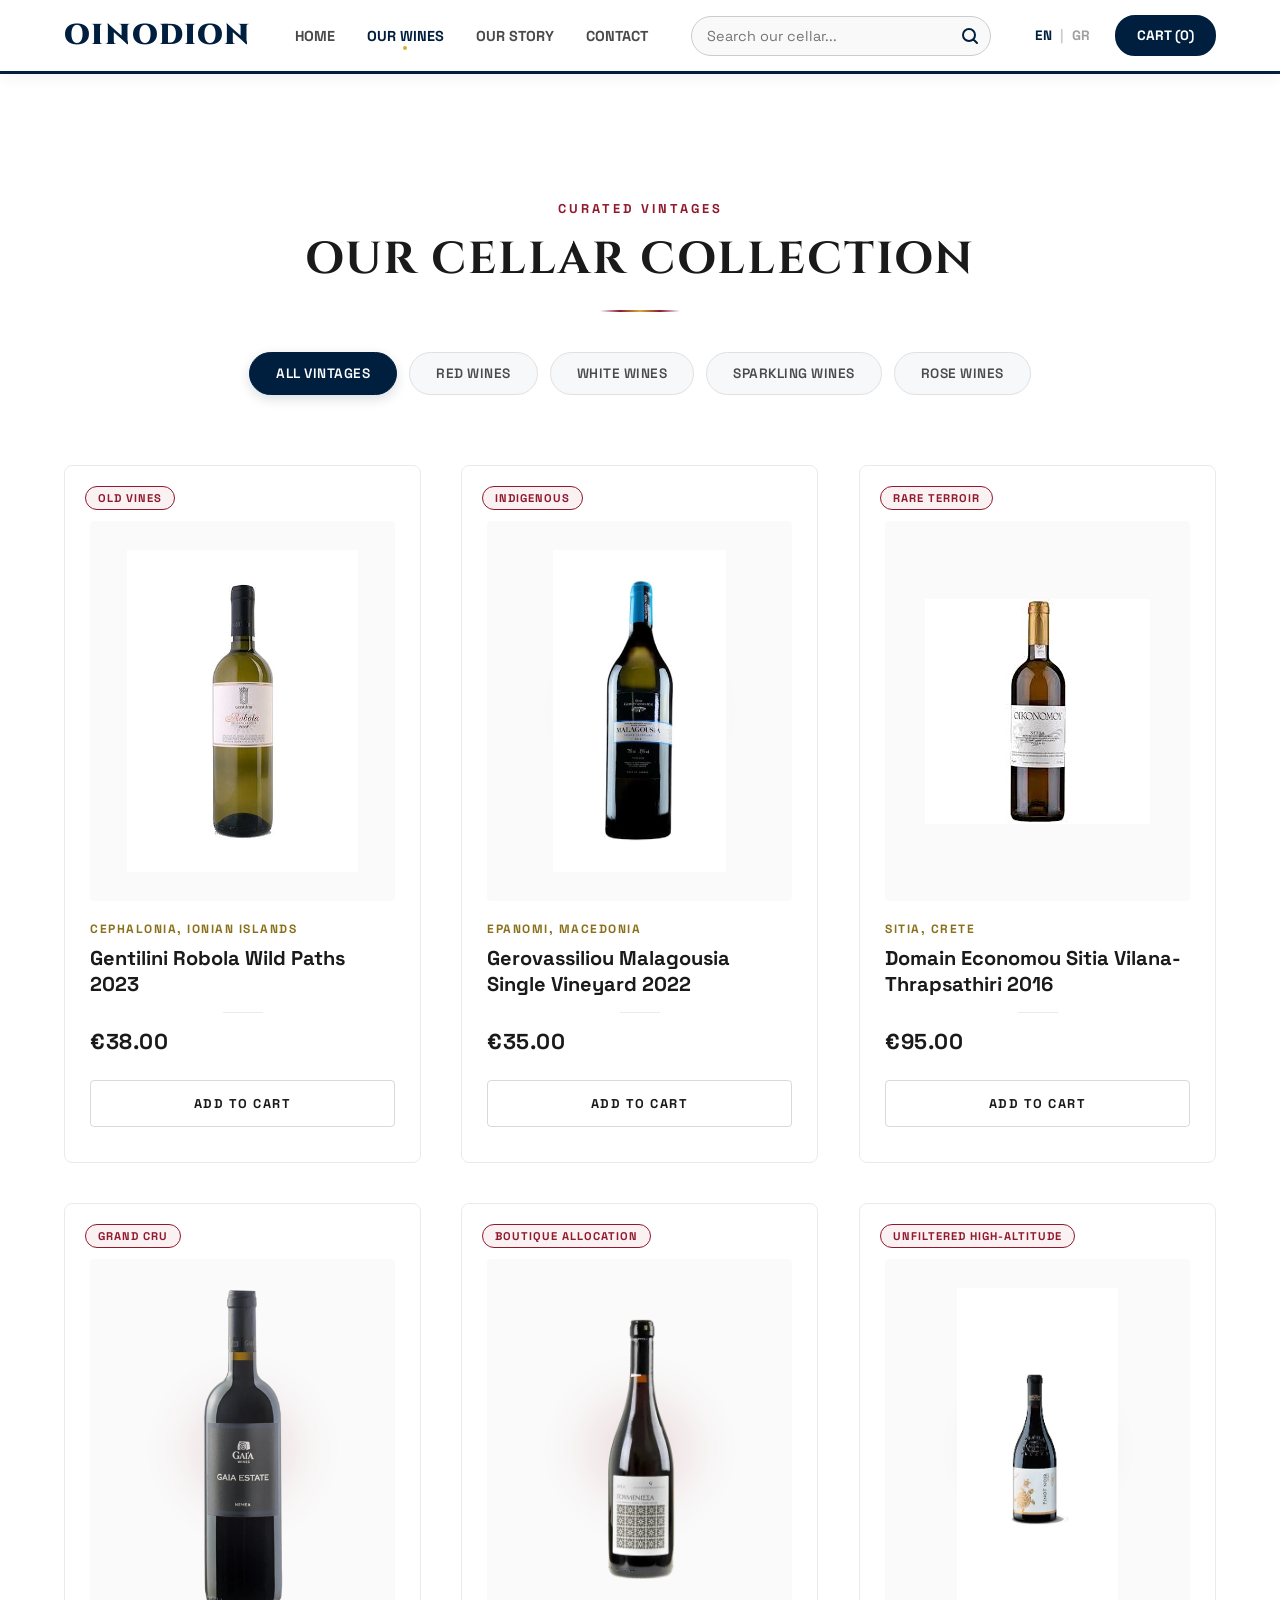
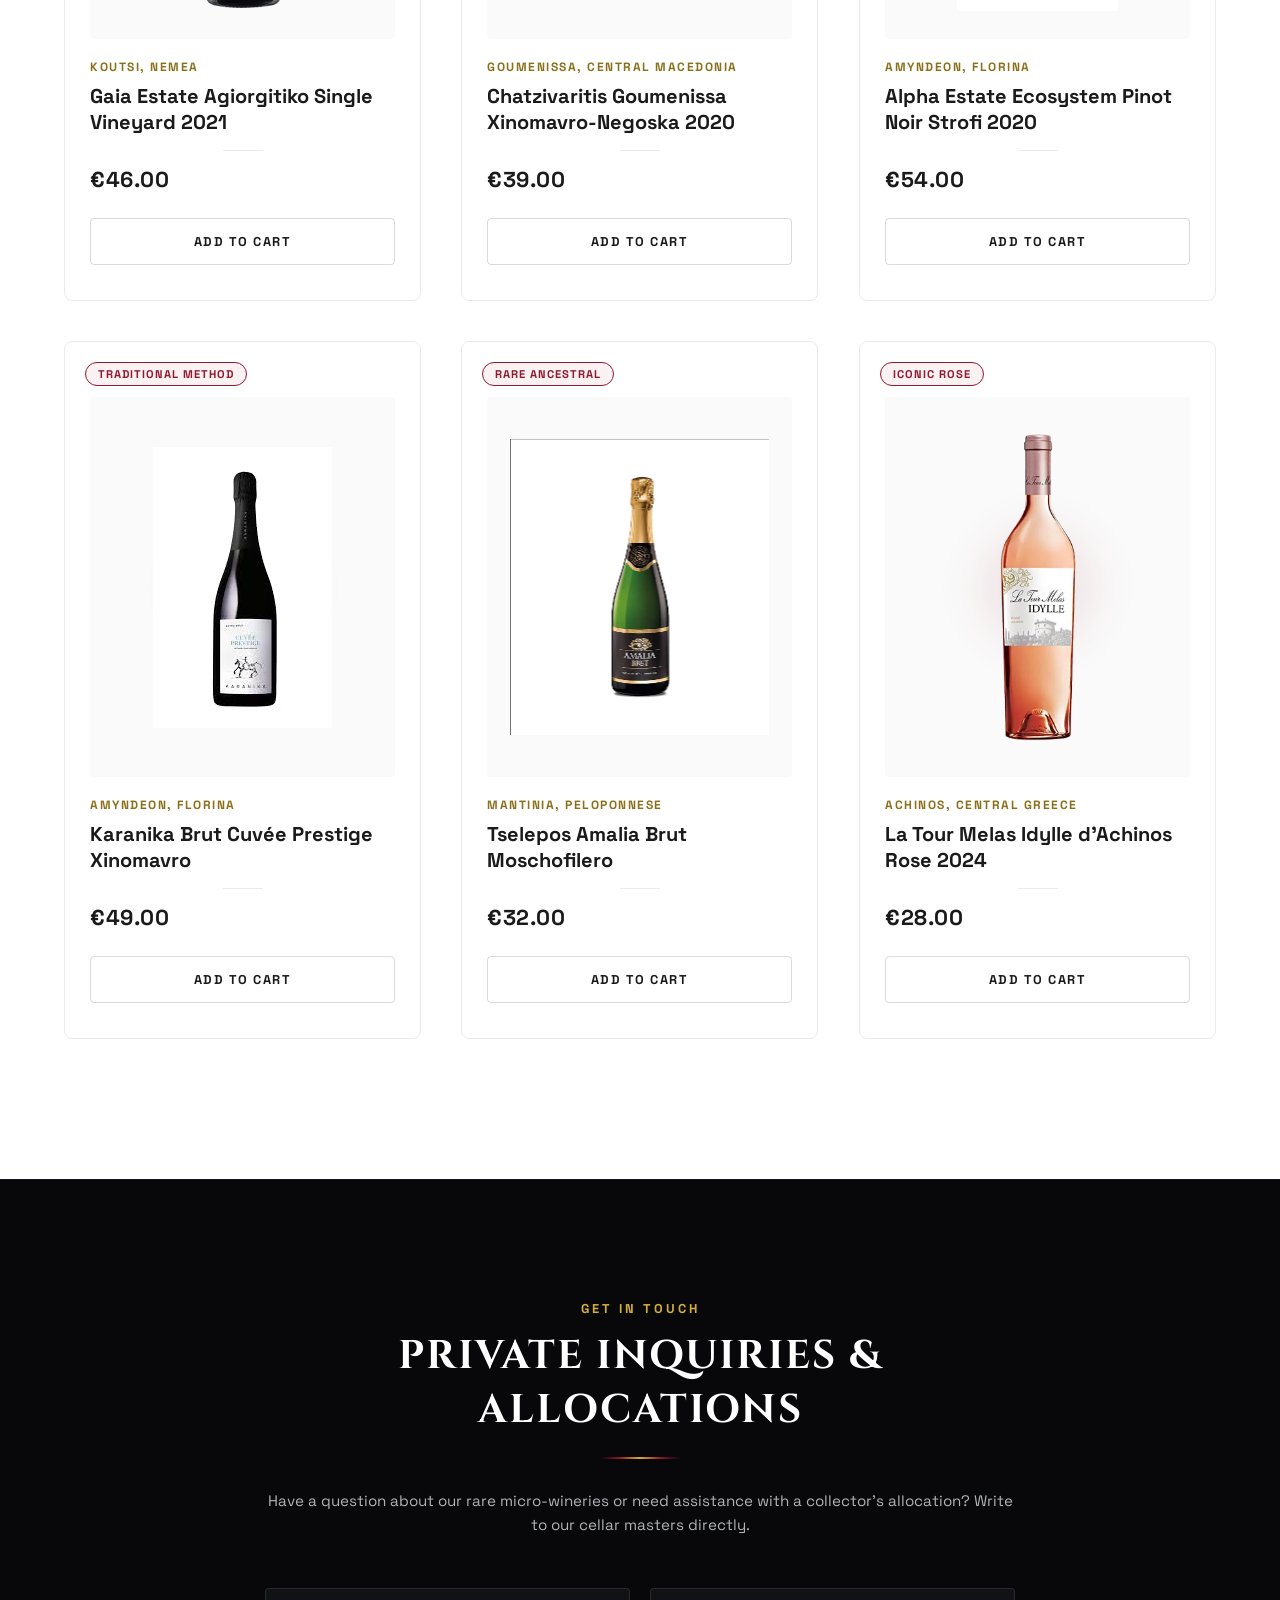
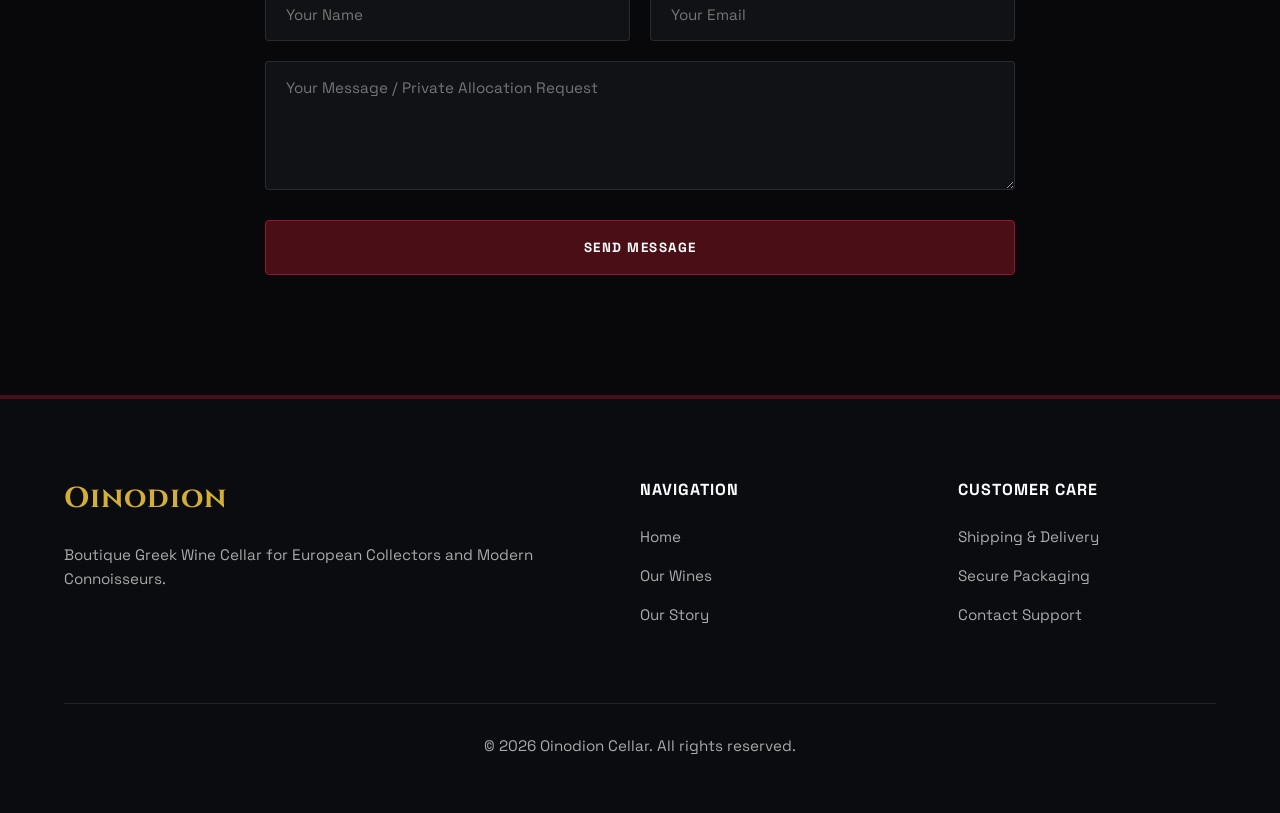
<file: wines.html>
<!DOCTYPE html>
<html lang="en" id="html-root">
<head>
    <meta charset="UTF-8">
    <meta name="viewport" content="width=device-width, initial-scale=1.0">
    <title>Our Cellar Collection - Oinodion</title>
    <link rel="stylesheet" href="style.css">
    <link rel="stylesheet" href="wines.css">
    <link href="https://fonts.googleapis.com/css2?family=Cinzel:wght@400;600;700;900&family=Space+Grotesk:wght@400;500;700&display=swap" rel="stylesheet">
</head>
<body>

    <header id="header">
        <a href="index.html" class="logo" style="text-decoration: none;">Oinodion</a>
        <nav>
            <ul>
                <li><a href="index.html" data-i18n="nav-home">Home</a></li>
                <li><a href="#header" class="active-nav" data-i18n="nav-wines">Our Wines</a></li>
                <li><a href="ourstory.html" data-i18n="nav-story">Our Story</a></li>
                <li><a href="#contact" data-i18n="nav-contact">Contact</a></li>
            </ul>
        </nav>

        <div class="search-container">
            <input type="text" id="search-input" class="search-input" placeholder="Search our cellar..." data-i18n-placeholder="search-placeholder">
            <button class="search-icon" id="search-btn" aria-label="Search">
                <svg width="16" height="16" viewBox="0 0 16 16" fill="none" xmlns="http://www.w3.org/2000/svg">
                    <path d="M11.5 11.5L15 15M13 7C13 10.3137 10.3137 13 7 13C3.68629 13 1 10.3137 1 7C1 3.68629 3.68629 1 7 1C10.3137 1 13 3.68629 13 7Z" stroke="currentColor" stroke-width="2" stroke-linecap="round" stroke-linejoin="round"/>
                </svg>
            </button>
        </div>

        <div class="right-nav-block">
            <div class="lang-switcher" id="lang-switcher-btn" style="cursor: pointer;">
                <span id="lang-en" class="active">EN</span>
                <span class="lang-divider">|</span>
                <span id="lang-gr">GR</span>
            </div>
            <div class="nav-buttons">
                <button class="btn-nav primary" id="cart-trigger"><span data-i18n="cart-text">Cart</span> (<span id="cart-count">0</span>)</button>
            </div>
        </div>
    </header>

    <section class="products-section">
        <div class="section-title-wrapper">
            <span class="section-kicker" data-i18n="wines-kicker">Curated Vintages</span>
            <h2 class="section-main-title" data-i18n="wines-main-title">Our Cellar Collection</h2>
            <div class="title-underline"></div>
        </div>
        
        <div class="filter-bar">
            <button class="filter-btn active" data-target="all" data-i18n="filter-all">All Vintages</button>
            <button class="filter-btn" data-target="red" data-i18n="filter-red">Red Wines</button>
            <button class="filter-btn" data-target="white" data-i18n="filter-white">White Wines</button>
            <button class="filter-btn" data-target="sparkling" data-i18n="filter-sparkling">Sparkling Wines</button>
            <button class="filter-btn" data-target="rose" data-i18n="filter-rose">Rose Wines</button>
        </div>
        
        <div class="products-grid" id="wines-grid">
            
            <div class="product-item-card" data-category="white" data-keywords="white wine robola old vines cephallonia gentilini λευκο κρασι">
                <div class="product-tag" data-i18n="tag-old-vines">Old Vines</div>
                <div class="product-img-holder">
                    <img src="Gentilini Robola Wild Paths 2023.jpg" alt="Gentilini Robola Wild Paths">
                </div>
                <div class="product-meta">
                    <span class="product-region" data-i18n="reg-cephalonia">Cephalonia, Ionian Islands</span>
                    <h4>Gentilini Robola Wild Paths 2023</h4>
                    <div class="product-card-divider"></div>
                    <p class="product-price">€38.00</p>
                    <button class="btn-add-to-cart" data-i18n="btn-add-cart">Add to Cart</button>
                </div>
            </div>

            <div class="product-item-card" data-category="white" data-keywords="white wine malagousia gerovassiliou epanomi λευκο κρασι">
                <div class="product-tag" data-i18n="tag-indigenous">Indigenous</div>
                <div class="product-img-holder">
                    <img src="Gerovassiliou Malagousia Single Vineyard 2022.jpg" alt="Ktima Gerovassiliou Malagousia">
                </div>
                <div class="product-meta">
                    <span class="product-region" data-i18n="reg-epanomi">Epanomi, Macedonia</span>
                    <h4>Gerovassiliou Malagousia Single Vineyard 2022</h4>
                    <div class="product-card-divider"></div>
                    <p class="product-price">€35.00</p>
                    <button class="btn-add-to-cart" data-i18n="btn-add-cart">Add to Cart</button>
                </div>
            </div>

            <div class="product-item-card" data-category="white" data-keywords="white wine sitia vilana thrapsathiri economou rare λευκο κρασι">
                <div class="product-tag" data-i18n="tag-rare-terroir">Rare Terroir</div>
                <div class="product-img-holder">
                    <img src="Domain Economou Sitia Vilana-Thrapsathiri 2016.jpg" alt="Domain Economou Sitia White">
                </div>
                <div class="product-meta">
                    <span class="product-region" data-i18n="reg-sitia">Sitia, Crete</span>
                    <h4>Domain Economou Sitia Vilana-Thrapsathiri 2016</h4>
                    <div class="product-card-divider"></div>
                    <p class="product-price">€95.00</p>
                    <button class="btn-add-to-cart" data-i18n="btn-add-cart">Add to Cart</button>
                </div>
            </div>
            
            <div class="product-item-card" data-category="red" data-keywords="red wine agiorgitiko gaia nemea grand cru ερυθρο κοκκινο κρασι">
                <div class="product-tag" data-i18n="tag-grand-cru">Grand Cru</div>
                <div class="product-img-holder">
                    <img src="Gaia Estate Agiorgitiko Single Vineyard 2021.webp" alt="Gaia Estate Agiorgitiko">
                </div>
                <div class="product-meta">
                    <span class="product-region" data-i18n="reg-koutsi">Koutsi, Nemea</span>
                    <h4>Gaia Estate Agiorgitiko Single Vineyard 2021</h4>
                    <div class="product-card-divider"></div>
                    <p class="product-price">€46.00</p>
                    <button class="btn-add-to-cart" data-i18n="btn-add-cart">Add to Cart</button>
                </div>
            </div>
            
            <div class="product-item-card" data-category="red" data-keywords="red wine xinomavro negoska goumenissa chatzivaritis ερυθρο κοκκινο κρασι">
                <div class="product-tag" data-i18n="tag-boutique">Boutique Allocation</div>
                <div class="product-img-holder">
                    <img src="Chatzivaritis Goumenissa Xinomavro-Negoska 2020.webp" alt="Chatzivaritis Goumenissa Red">
                </div>
                <div class="product-meta">
                    <span class="product-region" data-i18n="reg-goumenissa">Goumenissa, Central Macedonia</span>
                    <h4>Chatzivaritis Goumenissa Xinomavro-Negoska 2020</h4>
                    <div class="product-card-divider"></div>
                    <p class="product-price">€39.00</p>
                    <button class="btn-add-to-cart" data-i18n="btn-add-cart">Add to Cart</button>
                </div>
            </div>

            <div class="product-item-card" data-category="red" data-keywords="red wine pinot noir alpha estate amyndeon ερυθρο κοκκινο κρασι">
                <div class="product-tag" data-i18n="tag-unfiltered">Unfiltered High-Altitude</div>
                <div class="product-img-holder">
                    <img src="Alpha Estate Ecosystem Pinot Noir Strofi 2020.jpg" alt="Alpha Estate Ecosystem Pinot Noir">
                </div>
                <div class="product-meta">
                    <span class="product-region" data-i18n="reg-amyndeon">Amyndeon, Florina</span>
                    <h4>Alpha Estate Ecosystem Pinot Noir Strofi 2020</h4>
                    <div class="product-card-divider"></div>
                    <p class="product-price">€54.00</p>
                    <button class="btn-add-to-cart" data-i18n="btn-add-cart">Add to Cart</button>
                </div>
            </div>

            <div class="product-item-card" data-category="sparkling" data-keywords="sparkling wine brut cuvée xinomavro karanika amyndeon αφρωδες">
                <div class="product-tag" data-i18n="tag-traditional">Traditional Method</div>
                <div class="product-img-holder">
                    <img src="Karanika Brut Cuvée Prestige Xinomavro.jpg" alt="Domaine Karanika Brut Cuvée Prestige">
                </div>
                <div class="product-meta">
                    <span class="product-region" data-i18n="reg-amyndeon">Amyndeon, Macedonia</span>
                    <h4>Karanika Brut Cuvée Prestige Xinomavro</h4>
                    <div class="product-card-divider"></div>
                    <p class="product-price">€49.00</p>
                    <button class="btn-add-to-cart" data-i18n="btn-add-cart">Add to Cart</button>
                </div>
            </div>

            <div class="product-item-card" data-category="sparkling" data-keywords="sparkling wine brut moschofilero tselepos mantinia αφρωδες">
                <div class="product-tag" data-i18n="tag-ancestral">Rare Ancestral</div>
                <div class="product-img-holder">
                    <img src="Tselepos Amalia Brut Moschofilero.jpg" alt="Tselepos Amalia Brut">
                </div>
                <div class="product-meta">
                    <span class="product-region" data-i18n="reg-mantinia">Mantinia, Peloponnese</span>
                    <h4>Tselepos Amalia Brut Moschofilero</h4>
                    <div class="product-card-divider"></div>
                    <p class="product-price">€32.00</p>
                    <button class="btn-add-to-cart" data-i18n="btn-add-cart">Add to Cart</button>
                </div>
            </div>

            <div class="product-item-card" data-category="rose" data-keywords="rose wine idylle d'achinos la tour melas ροζε κρασι">
                <div class="product-tag" data-i18n="tag-iconic-rose">Iconic Rose</div>
                <div class="product-img-holder">
                    <img src="La Tour Melas Idylle d'Achinos Rose 2024.webp" alt="La Tour Melas Idylle d'Achinos">
                </div>
                <div class="product-meta">
                    <span class="product-region" data-i18n="reg-achinos">Achinos, Central Greece</span>
                    <h4>La Tour Melas Idylle d'Achinos Rose 2024</h4>
                    <div class="product-card-divider"></div>
                    <p class="product-price">€28.00</p>
                    <button class="btn-add-to-cart" data-i18n="btn-add-cart">Add to Cart</button>
                </div>
            </div>
            
        </div>
    </section>


    <!-- SEKCJA FORMULARZA KONTAKTOWEGO -->
<section id="contact" style="background-color: #08080a; padding: 120px 5%; color: #ffffff; border-top: 1px solid rgba(255, 255, 255, 0.05);">
    <div style="max-width: 750px; margin: 0 auto; text-align: center;">
        <span style="color: #d4af37; text-transform: uppercase; font-weight: 700; letter-spacing: 3px; font-size: 0.8rem; display: block; margin-bottom: 12px;" data-i18n="contact-kicker">Get in Touch</span>
        <h2 style="font-family: 'Cinzel', serif; font-size: 2.5rem; text-transform: uppercase; margin-bottom: 20px; letter-spacing: 2px;" data-i18n="contact-title">Private Inquiries & Allocations</h2>
        <div style="width: 80px; height: 2px; background: linear-gradient(90deg, transparent, #91192e, #d4af37, #91192e, transparent); margin: 0 auto 30px auto;"></div>
        <p style="color: #b0b3b8; margin-bottom: 50px; font-size: 0.95rem; line-height: 1.6;" data-i18n="contact-desc">Have a question about our rare micro-wineries or need assistance with a collector's allocation? Write to our cellar masters directly.</p>
        
        <form onsubmit="handleContactSubmit(event)" style="display: flex; flex-direction: column; gap: 20px; text-align: left;">
            <div style="display: flex; gap: 20px; flex-wrap: wrap;">
                <input type="text" id="contact-name" placeholder="Your Name" required data-i18n-placeholder="contact-name-ph" style="flex: 1; min-width: 250px; padding: 16px 20px; background: #111216; border: 1px solid rgba(255,255,255,0.1); color: #fff; border-radius: 4px; outline: none; font-family: 'Space Grotesk', sans-serif; font-size: 0.95rem; transition: border-color 0.3s ease;">
                <input type="email" id="contact-email" placeholder="Your Email" required data-i18n-placeholder="contact-email-ph" style="flex: 1; min-width: 250px; padding: 16px 20px; background: #111216; border: 1px solid rgba(255,255,255,0.1); color: #fff; border-radius: 4px; outline: none; font-family: 'Space Grotesk', sans-serif; font-size: 0.95rem; transition: border-color 0.3s ease;">
            </div>
            <textarea id="contact-msg" placeholder="Your Message / Private Allocation Request" rows="5" required data-i18n-placeholder="contact-msg-ph" style="padding: 16px 20px; background: #111216; border: 1px solid rgba(255,255,255,0.1); color: #fff; border-radius: 4px; outline: none; font-family: 'Space Grotesk', sans-serif; font-size: 0.95rem; resize: vertical; transition: border-color 0.3s ease;"></textarea>
            
            <button type="submit" id="contact-submit-btn" style="background-color: #4a0e17; color: #ffffff; border: 1px solid #91192e; padding: 18px; text-transform: uppercase; font-weight: 700; letter-spacing: 1.5px; cursor: pointer; border-radius: 4px; transition: all 0.3s ease; font-family: 'Space Grotesk', sans-serif; margin-top: 10px;" data-i18n="contact-btn">Send Message</button>
        </form>
    </div>
</section>

<script>
    // Obsługa wysłania formularza z uwzględnieniem wybranego języka (EN / GR)
    function handleContactSubmit(e) {
        e.preventDefault();
        const currentLang = localStorage.getItem('oinodion_lang') || 'en';
        
        const successMsg = currentLang === 'gr' 
            ? "Ευχαριστούμε. Το μήνυμά σας στάλθηκε στους οινοποιούς του Oinodion." 
            : "Thank you. Your message has been sent to Oinodion cellar masters.";
            
        alert(successMsg);
        e.target.reset();
    }
</script>

    <footer id="contact">
        <div class="footer-grid">
            <div>
                <h3>Oinodion</h3>
                <p data-i18n="footer-desc">Boutique Greek Wine Cellar for European Collectors and Modern Connoisseurs.</p>
            </div>
            <div>
                <h4 data-i18n="footer-nav">Navigation</h4>
                <p><a href="index.html" style="color:#aaaaaa; text-decoration:none;" data-i18n="nav-home">Home</a></p>
                <p><a href="#header" style="color:#aaaaaa; text-decoration:none;" data-i18n="nav-wines">Our Wines</a></p>
                <p><a href="ourstory.html" style="color:#aaaaaa; text-decoration:none;" data-i18n="nav-story">Our Story</a></p>
            </div>
            <div>
                <h4 data-i18n="footer-care">Customer Care</h4>
                <p data-i18n="care-shipping">Shipping & Delivery</p>
                <p data-i18n="care-packaging">Secure Packaging</p>
                <p data-i18n="care-support">Contact Support</p>
            </div>
        </div>
        <div class="footer-copyright">
            <p>&copy; 2026 Oinodion Cellar. <span data-i18n="copyright">All rights reserved.</span></p>
        </div>
    </footer>

    <div id="cart-modal" class="cart-modal-overlay">
        <div class="cart-modal-window">
            <button class="cart-modal-close" id="cart-close">&times;</button>
            <h2 class="cart-modal-title" data-i18n="modal-title">Your Private Selection</h2>
            <div class="cart-modal-divider"></div>
            
            <div id="cart-items-container" class="cart-items-list">
                <p class="cart-empty-msg" data-i18n="cart-empty">Your cellar collection is currently empty.</p>
            </div>
            
            <div class="cart-modal-footer">
                <div class="cart-total-wrapper">
                    <span data-i18n="cart-total">Total Allocation:</span>
                    <span id="cart-total-price">€0.00</span>
                </div>
                <button class="btn-checkout" id="checkout-btn" data-i18n="btn-checkout">Proceed to Secure Checkout</button>
            </div>
        </div>
    </div>

    <script>
        // --- SŁOWNIK TŁUMACZEŃ (EN / GR) ---
        const translations = {
            en: {
                "nav-home": "Home",
                "nav-wines": "Our Wines",
                "nav-story": "Our Story",
                "nav-contact": "Contact",
                "search-placeholder": "Search our cellar...",
                "cart-text": "Cart",
                "wines-kicker": "Curated Vintages",
                "wines-main-title": "Our Cellar Collection",
                "filter-all": "All Vintages",
                "filter-red": "Red Wines",
                "filter-white": "White Wines",
                "filter-sparkling": "Sparkling Wines",
                "filter-rose": "Rose Wines",
                "tag-old-vines": "Old Vines",
                "tag-indigenous": "Indigenous",
                "tag-rare-terroir": "Rare Terroir",
                "tag-grand-cru": "Grand Cru",
                "tag-boutique": "Boutique Allocation",
                "tag-unfiltered": "Unfiltered High-Altitude",
                "tag-traditional": "Traditional Method",
                "tag-ancestral": "Rare Ancestral",
                "tag-iconic-rose": "Iconic Rose",
                "reg-cephalonia": "Cephalonia, Ionian Islands",
                "reg-epanomi": "Epanomi, Macedonia",
                "reg-sitia": "Sitia, Crete",
                "reg-koutsi": "Koutsi, Nemea",
                "reg-goumenissa": "Goumenissa, Central Macedonia",
                "reg-amyndeon": "Amyndeon, Florina",
                "reg-mantinia": "Mantinia, Peloponnese",
                "reg-achinos": "Achinos, Central Greece",
                "btn-add-cart": "Add to Cart",
                "footer-desc": "Boutique Greek Wine Cellar for European Collectors and Modern Connoisseurs.",
                "footer-nav": "Navigation",
                "footer-care": "Customer Care",
                "care-shipping": "Shipping & Delivery",
                "care-packaging": "Secure Packaging",
                "care-support": "Contact Support",
                "copyright": "All rights reserved.",
                "modal-title": "Your Private Selection",
                "cart-empty": "Your cellar collection is currently empty.",
                "cart-total": "Total Allocation:",
                "btn-checkout": "Proceed to Secure Checkout",
                "btn-remove": "Remove",
                "qty-text": "Qty",
                "contact-kicker": "Get in Touch",
"contact-title": "Private Inquiries & Allocations",
"contact-desc": "Have a question about our rare micro-wineries or need assistance with a collector's allocation? Write to our cellar masters directly.",
"contact-name-ph": "Your Name",
"contact-email-ph": "Your Email",
"contact-msg-ph": "Your Message / Private Allocation Request",
"contact-btn": "Send Message"
            },
            gr: {
                "nav-home": "Αρχική",
                "nav-wines": "Τα Κρασιά μας",
                "nav-story": "Η Ιστορία μας",
                "nav-contact": "Επικοινωνία",
                "search-placeholder": "Αναζήτηση στην κάβα...",
                "cart-text": "Καλάθι",
                "wines-kicker": "Επιλεγμένες Εσοδίες",
                "wines-main-title": "Η Συλλογή της Κάβας μας",
                "filter-all": "Όλες οι Εσοδίες",
                "filter-red": "Ερυθρά Κρασιά",
                "filter-white": "Λευκά Κρασιά",
                "filter-sparkling": "Αφρώδη Κρασιά",
                "filter-rose": "Ροζέ Κρασιά",
                "tag-old-vines": "Παλαιά Αμπέλια",
                "tag-indigenous": "Γηγενής",
                "tag-rare-terroir": "Σπάνιο Terroir",
                "tag-grand-cru": "Grand Cru",
                "tag-boutique": "Boutique Κατανομή",
                "tag-unfiltered": "Αφιλτράριστο Υψηλού Υψομέτρου",
                "tag-traditional": "Παραδοσιακή Μέθοδος",
                "tag-ancestral": "Σπάνια Προγονική",
                "tag-iconic-rose": "Εμβληματικό Ροζέ",
                "reg-cephalonia": "Κεφαλονιά, Ιόνια Νησιά",
                "reg-epanomi": "Επανομή, Μακεδονία",
                "reg-sitia": "Σητεία, Κρήτη",
                "reg-koutsi": "Κούτσι, Νεμέα",
                "reg-goumenissa": "Γουμένισσα, Κεντρική Μακεδονία",
                "reg-amyndeon": "Αμύνταιο, Φλώρινα",
                "reg-mantinia": "Μαντινεία, Πελοπόννησος",
                "reg-achinos": "Αχινός, Κεντρική Ελλάδα",
                "btn-add-cart": "Προσθήκη",
                "footer-desc": "Boutique Ελληνική Κάβα Κρασιών για Ευρωπαίους Συλλέκτες.",
                "footer-nav": "Πλοήγηση",
                "footer-care": "Εξυπηρέτηση Πελατών",
                "care-shipping": "Αποστολή & Παράδοση",
                "care-packaging": "Ασφαλής Συσκευασία",
                "care-support": "Υποστήριξη",
                "copyright": "Με επιφύλαξη παντός δικαιώματος.",
                "modal-title": "Η Επιλογή σας",
                "cart-empty": "Η συλλογή σας είναι προς το παρόν άδεια.",
                "cart-total": "Συνολικό Ποσό:",
                "btn-checkout": "Προχωρήστε σε Ασφαλή Ταμείο",
                "btn-remove": "Αφαίρεση",
                "qty-text": "Ποσότητα",
                "contact-kicker": "Επικοινωνία",
"contact-title": "Ιδιωτικές Ερωτήσεις & Διανομές",
"contact-desc": "Έχετε κάποια ερώτηση σχετικά με τα σπάνια οινοποιεία μας ή χρειάζεστε βοήθεια; Γράψτε μας.",
"contact-name-ph": "Το Όνομα σας",
"contact-email-ph": "Το Email σας",
"contact-msg-ph": "Το Μήνυμα / Αίτημα σας",
"contact-btn": "Αποστολή Μηνύματος"
            }
        };

        let currentLang = localStorage.getItem('oinodion_lang') || 'en';

        function setLanguage(lang) {
            currentLang = lang;
            localStorage.setItem('oinodion_lang', lang);
            document.getElementById('html-root').setAttribute('lang', lang);

            const enSpan = document.getElementById('lang-en');
            const grSpan = document.getElementById('lang-gr');
            if (lang === 'gr') {
                grSpan.classList.add('active');
                enSpan.classList.remove('active');
            } else {
                enSpan.classList.add('active');
                grSpan.classList.remove('active');
            }

            document.querySelectorAll('[data-i18n]').forEach(el => {
                const key = el.getAttribute('data-i18n');
                if (translations[lang][key]) el.innerText = translations[lang][key];
            });

            document.querySelectorAll('[data-i18n-placeholder]').forEach(el => {
                const key = el.getAttribute('data-i18n-placeholder');
                if (translations[lang][key]) el.setAttribute('placeholder', translations[lang][key]);
            });

            updateCartDOM();
            filterProducts();
        }

        document.getElementById('lang-switcher-btn').addEventListener('click', () => {
            setLanguage(currentLang === 'en' ? 'gr' : 'en');
        });

        // --- WYSZUKIWARKA I FILTROWANIE NA ŻYWO ---
        const searchInput = document.getElementById('search-input');
        const searchBtn = document.getElementById('search-btn');
        const productCards = document.querySelectorAll('.product-item-card');
        const filterBtns = document.querySelectorAll('.filter-btn');
        const winesGrid = document.getElementById('wines-grid');

        const noResultsMsg = document.createElement('p');
        noResultsMsg.id = 'no-results-msg';
        noResultsMsg.style.cssText = 'display: none; text-align: center; width: 100%; grid-column: 1 / -1; padding: 40px 0; color: #aaaaaa; font-size: 1.1rem;';
        winesGrid.appendChild(noResultsMsg);

        function filterProducts() {
            const query = searchInput.value.toLowerCase().trim();
            const activeCategoryBtn = document.querySelector('.filter-btn.active');
            const activeCategory = activeCategoryBtn ? activeCategoryBtn.getAttribute('data-target') : 'all';
            let visibleCount = 0;

            productCards.forEach(card => {
                const title = card.querySelector('h4').innerText.toLowerCase();
                const region = card.querySelector('.product-region').innerText.toLowerCase();
                const tag = card.querySelector('.product-tag').innerText.toLowerCase();
                const keywords = (card.getAttribute('data-keywords') || '').toLowerCase();
                const category = card.getAttribute('data-category');

                const matchesCategory = (activeCategory === 'all' || category === activeCategory);
                const matchesSearch = query === '' || 
                                      title.includes(query) || 
                                      region.includes(query) || 
                                      tag.includes(query) || 
                                      keywords.includes(query);

                if (matchesCategory && matchesSearch) {
                    card.style.display = 'flex';
                    visibleCount++;
                    setTimeout(() => { card.style.opacity = '1'; card.style.transform = 'translateY(0)'; }, 50);
                } else {
                    card.style.opacity = '0';
                    card.style.transform = 'translateY(10px)';
                    setTimeout(() => { card.style.display = 'none'; }, 300);
                }
            });

            if (visibleCount === 0) {
                noResultsMsg.innerText = currentLang === 'gr' 
                    ? `Δεν βρέθηκαν κρασιά για "${searchInput.value}".` 
                    : `No vintages found matching "${searchInput.value}".`;
                noResultsMsg.style.display = 'block';
            } else {
                noResultsMsg.style.display = 'none';
            }
        }

        searchInput.addEventListener('input', filterProducts);
        searchBtn.addEventListener('click', (e) => {
            e.preventDefault();
            filterProducts();
        });
        searchInput.addEventListener('keydown', (e) => {
            if (e.key === 'Enter') {
                e.preventDefault();
                filterProducts();
            }
        });

        filterBtns.forEach(button => {
            button.addEventListener('click', () => {
                filterBtns.forEach(btn => btn.classList.remove('active'));
                button.classList.add('active');
                filterProducts();
            });
        });

        // --- KOSZYK ---
        let cart = JSON.parse(localStorage.getItem('oinodion_cart')) || [];

        function updateCartDOM() {
            localStorage.setItem('oinodion_cart', JSON.stringify(cart));
            
            const totalItems = cart.reduce((sum, item) => sum + item.quantity, 0);
            const cartCountEl = document.getElementById('cart-count');
            if(cartCountEl) cartCountEl.innerText = totalItems;

            const container = document.getElementById('cart-items-container');
            const totalPriceEl = document.getElementById('cart-total-price');
            if (!container || !totalPriceEl) return;

            const t = translations[currentLang];

            if (cart.length === 0) {
                container.innerHTML = `<p class="cart-empty-msg">${t["cart-empty"]}</p>`;
                totalPriceEl.innerText = '€0.00';
            } else {
                container.innerHTML = '';
                let grandTotal = 0;

                cart.forEach((item, index) => {
                    const itemTotal = item.price * item.quantity;
                    grandTotal += itemTotal;

                    container.innerHTML += `
                        <div class="cart-item">
                            <div class="cart-item-details">
                                <h5>${item.name}</h5>
                                <span>${t["qty-text"]}: ${item.quantity}</span>
                            </div>
                            <div class="cart-item-right">
                                <span class="cart-item-price">€${itemTotal.toFixed(2)}</span>
                                <button class="btn-remove-item" onclick="removeFromCart(${index})">${t["btn-remove"]}</button>
                            </div>
                        </div>
                    `;
                });
                totalPriceEl.innerText = `€${grandTotal.toFixed(2)}`;
            }
        }

        document.querySelectorAll('.btn-add-to-cart').forEach(button => {
            button.addEventListener('click', (e) => {
                const card = e.target.closest('.product-item-card');
                const name = card.querySelector('h4').innerText;
                const priceText = card.querySelector('.product-price').innerText;
                const price = parseFloat(priceText.replace('€', '').trim());

                const existingItem = cart.find(item => item.name === name);
                if (existingItem) {
                    existingItem.quantity += 1;
                } else {
                    cart.push({ name, price, quantity: 1 });
                }

                const originalText = button.innerText;
                button.innerText = currentLang === 'gr' ? "Επιλέχθηκε ✓" : "Allocated ✓";
                button.style.backgroundColor = "#4a0e17";
                setTimeout(() => {
                    button.innerText = originalText;
                    button.style.backgroundColor = "";
                }, 1000);

                updateCartDOM();
            });
        });

        window.removeFromCart = function(index) {
            cart.splice(index, 1);
            updateCartDOM();
        }

        const modal = document.getElementById('cart-modal');
        const trigger = document.getElementById('cart-trigger');
        const closeBtn = document.getElementById('cart-close');

        if(trigger && modal && closeBtn) {
            trigger.addEventListener('click', () => modal.classList.add('active'));
            closeBtn.addEventListener('click', () => modal.classList.remove('active'));
            modal.addEventListener('click', (e) => {
                if(e.target === modal) modal.classList.remove('active');
            });
        }

        const checkoutBtn = document.getElementById('checkout-btn');
        if(checkoutBtn) {
            checkoutBtn.addEventListener('click', () => {
                if(cart.length === 0) {
                    alert(currentLang === 'gr' ? "Το καλάθι σας είναι άδειο." : "Your cart is empty. Please select a vintage to proceed.");
                    return;
                }
                alert(currentLang === 'gr' ? "Ευχαριστούμε. Ανακατεύθυνση σε ασφαλή πύλη πληρωμών..." : "Thank you for your allocation. Redirecting to secure boutique payment gateway...");
                cart = [];
                modal.classList.remove('active');
                updateCartDOM();
            });
        }

        // Odczyt parametrów URL (?search=... oraz ?cat=...) przy starcie strony
        window.addEventListener('DOMContentLoaded', () => {
            setLanguage(currentLang);

            const urlParams = new URLSearchParams(window.location.search);
            const searchQuery = urlParams.get('search');
            const catQuery = urlParams.get('cat');

            if (catQuery) {
                const targetBtn = document.querySelector(`.filter-btn[data-target="${catQuery}"]`);
                if (targetBtn) {
                    filterBtns.forEach(btn => btn.classList.remove('active'));
                    targetBtn.classList.add('active');
                }
            }

            if (searchQuery && searchInput) {
                searchInput.value = searchQuery;
            }

            filterProducts();
        });
    // --- 1. PŁYNNE PRZEWIJANIE DO KOTWIC (SMOOTH SCROLL) ---
    document.querySelectorAll('a[href^="#"]').forEach(anchor => {
        anchor.addEventListener('click', function (e) {
            const targetId = this.getAttribute('href');
            if (targetId === '#') return;
            
            const targetElement = document.querySelector(targetId);
            if (targetElement) {
                e.preventDefault();
                targetElement.scrollIntoView({
                    behavior: 'smooth',
                    block: 'start'
                });
            }
        });
    });

    // --- 2. ANIMACJE POJAWIANIA SIĘ PODCZAS SCROLLOWANIA (SCROLL REVEAL) ---
    const observerOptions = {
        root: null,
        rootMargin: '0px',
        threshold: 0.15 // Element animuje się, gdy wejdzie w 15% widoku ekranu
    };

    const revealObserver = new IntersectionObserver((entries, observer) => {
        entries.forEach(entry => {
            if (entry.isIntersecting) {
                entry.target.classList.add('is-visible');
                // observer.unobserve(entry.target); // Odkomentuj, jeśli animacja ma wykonać się tylko raz
            }
        });
    }, observerOptions);

    // Wybieramy elementy, które mają się animować przy przewijaniu
    window.addEventListener('DOMContentLoaded', () => {
        const elementsToReveal = document.querySelectorAll('.product-item-card, .story-chapter, .section-title-wrapper, .story-inner-container');
        elementsToReveal.forEach(el => {
            el.classList.add('reveal-on-scroll');
            revealObserver.observe(el);
        });
    });
</script>
</body>
</html>
</file>
<file: style.css>
/* ==========================================================================
   1. RESET & BASE STYLES
   ========================================================================== */
* {
    margin: 0;
    padding: 0;
    box-sizing: border-box;
}

body {
    font-family: 'Space Grotesk', sans-serif;
    background-color: #ffffff;
    color: #1a1a1a;
    -webkit-font-smoothing: antialiased;
}

/* Płynne przewijanie do sekcji po kliknięciu w menu */
html {
    scroll-behavior: smooth;
}

/* ==========================================================================
   2. HEADER & SEARCH BAR (STICKY VERSION)
   ========================================================================== */
header {
    position: fixed;     
    top: 0;
    left: 0;
    width: 100%;
    z-index: 10000; /* Zwiększono wartość, aby na pewno przebić Hero */
    display: flex;
    justify-content: space-between;
    align-items: center;
    padding: 15px 5%;
    background-color: rgba(255, 255, 255, 0.95); 
    backdrop-filter: blur(5px);                  
    gap: 30px;
    border-bottom: 3px solid #001f3f;
    box-shadow: 0 4px 15px rgba(0, 0, 0, 0.05);  
}
/* Zapobiega ucinaniu góry strony, która domyślnie schowałaby się pod przyklejonym headerem */
body {
    padding-top: 80px; /* Dostosuj tę wartość do dokładnej wysokości Twojego headera */
}

.logo {
    font-family: 'Cinzel', serif;
    font-weight: 900;
    font-size: 1.8rem;
    color: #001f3f;
    text-transform: uppercase;
    letter-spacing: 2px;
    flex-shrink: 0;
}

nav ul {
    display: flex;
    list-style: none;
    gap: 32px;
}

nav a {
    text-decoration: none;
    color: #4a4a4a;
    font-weight: 700;
    text-transform: uppercase;
    font-size: 0.9rem;
    transition: color 0.3s ease;
}

nav a:hover {
    color: #001f3f;
}

/* Podświetlenie aktywnej zakładki */
nav a.active-nav {
    color: #001f3f;
    position: relative;
}

nav a.active-nav::after {
    content: '';
    position: absolute;
    bottom: -5px;
    left: 50%;
    transform: translateX(-50%);
    width: 4px;
    height: 4px;
    background-color: #d4af37;
    border-radius: 50%;
}

/* Wyszukiwarka */
.search-container {
    display: flex;
    align-items: center;
    position: relative;
    max-width: 300px;
    flex-grow: 1;
}

.search-input {
    width: 100%;
    padding: 10px 40px 10px 15px;
    font-family: 'Space Grotesk', sans-serif;
    font-size: 0.9rem;
    border: 1px solid #cccccc;
    border-radius: 20px;
    background-color: #f9f9f9;
    color: #1a1a1a;
    outline: none;
    transition: all 0.3s ease;
}

.search-input:focus {
    border-color: #001f3f;
    background-color: #ffffff;
    box-shadow: 0 0 5px rgba(0, 31, 63, 0.2);
}

.search-icon {
    position: absolute;
    right: 5px;
    background: none;
    border: none;
    color: #001f3f;
    cursor: pointer;
    padding: 8px;
    display: flex;
    align-items: center;
    justify-content: center;
    border-radius: 50%;
    transition: background-color 0.3s ease;
}

.search-icon:hover {
    background-color: rgba(0, 31, 63, 0.1);
}

/* Blok języka i koszyka */
.right-nav-block {
    display: flex;
    align-items: center;
    gap: 25px;
    flex-shrink: 0;
}

.lang-switcher {
    font-size: 0.85rem;
    font-weight: 700;
    color: #a0a0a0;
    cursor: pointer;
}

.lang-switcher .active {
    color: #001f3f;
}

.lang-divider {
    margin: 0 5px;
    color: #cccccc;
}

/* Przycisk Koszyka */
.btn-nav.primary {
    font-family: 'Space Grotesk', sans-serif;
    font-weight: 700;
    text-transform: uppercase;
    font-size: 0.85rem;
    color: #ffffff;
    background-color: #001f3f;
    border: 2px solid #001f3f;
    padding: 10px 20px;
    border-radius: 20px;
    cursor: pointer;
    transition: all 0.3s ease;
}

.btn-nav.primary:hover {
    background-color: #ffffff;
    color: #001f3f;
}
/* ==========================================================================
   3. HERO SECTION
   ========================================================================== */
.hero-section {
    position: relative;
    width: 100%;
    height: 75vh;
    background-image: url('tlo.jpg');
    background-size: cover;
    background-position: center;
    display: flex;
    justify-content: center;
    align-items: center;
    text-align: center;
    overflow: hidden;
}

.hero-overlay {
    position: absolute;
    width: 100%;
    height: 100%;
    background: rgba(0,0,0,0.5);
}

.hero-content {
    position: relative;
    z-index: 2;
    max-width: 800px;
    padding: 0 20px;
}

.hero-content h1 {
    font-family: 'Cinzel', serif;
    color: #fff;
    font-size: 4rem;
    margin-bottom: 20px;
}

.hero-content p {
    color: #e2e2e2;
    margin-bottom: 30px;
    font-size: 1.1rem;
    line-height: 1.6;
}

.hero-actions {
    display: flex;
    justify-content: center;
    gap: 15px;
}

.btn-hero {
    font-family: 'Space Grotesk', sans-serif;
    font-weight: 700;
    text-transform: uppercase;
    font-size: 0.9rem;
    padding: 12px 28px;
    border-radius: 40px;
    cursor: pointer;
    transition: all 0.3s ease;
   text-decoration: none;
}

.btn-hero.light {
    background-color: #ffffff;
    border: 2px solid #ffffff;
    color: #1a1a1a;
   
}

.btn-hero.light:hover {
    background-color: transparent;
    color: #ffffff;
}

.btn-hero.transparent {
    background-color: transparent;
    border: 2px solid #ffffff;
    color: #ffffff;
}

.btn-hero.transparent:hover {
    background-color: #ffffff;
    color: #1a1a1a;
}

/* ==========================================================================
   5. SHOWCASE SECTION (Kategorie / Burgundy Glow)
   ========================================================================== */
.showcase-section {
    background-color: #000000;
    padding: 100px 5% 140px 5%;
    position: relative;
    overflow: hidden;
}

.showcase-container {
    display: grid;
    grid-template-columns: 0.8fr 1.2fr;
    gap: 60px;
    align-items: center;
    position: relative;
    z-index: 2;
}

.showcase-sidebar {
    position: relative;
}

.showcase-glow {
    position: absolute;
    width: 500px;
    height: 500px;
    background: radial-gradient(circle, rgba(145, 25, 46, 0.45) 0%, rgba(74, 14, 23, 0.15) 50%, rgba(0,0,0,0) 75%);
    top: 50%;
    left: -100px;
    transform: translateY(-50%);
    z-index: -1;
    pointer-events: none;
    filter: blur(30px);
}

.showcase-title {
    font-family: 'Cinzel', serif;
    color: #ffffff;
    font-size: 2.2rem;
    text-transform: uppercase;
    letter-spacing: 2px;
    margin-bottom: 30px;
}

.showcase-desc {
    color: #b0b3b8;
    font-size: 0.95rem;
    line-height: 1.6;
    margin-bottom: 15px;
}

.brand-highlight {
    color: #b52b44; 
    font-weight: 700;
}

.showcase-subdesc {
    color: #8c8e92;
    font-size: 0.9rem;
    margin-bottom: 35px;
}

.btn-showcase-order {
    background: #ffffff;
    color: #4a0e17;
    padding: 14px 35px;
    border-radius: 40px;
    text-decoration: none;
    font-weight: 700;
    font-size: 0.85rem;
    text-transform: uppercase;
    letter-spacing: 1px;
    display: inline-block;
    transition: all 0.3s ease;
    border: 2px solid #ffffff;
}

.btn-showcase-order:hover {
    background: transparent;
    color: #ffffff;
    border-color: #91192e;
}

.slider-wrapper {
    position: relative;
    display: flex;
    flex-direction: column;
}

/* ==========================================================================
   6. SLIDER & WINE CARDS
   ========================================================================== */
.showcase-slider {
    display: flex;
    gap: 15px;
}

.wine-card {
    flex: 1;
    display: flex;
    flex-direction: column;
}

.wine-card-img-wrapper {
    height: 480px;
    position: relative;
    overflow: hidden;
    border-left: 1px solid rgba(255, 255, 255, 0.05);
}

.wine-card-bg {
    width: 100%;
    height: 100%;
    background-size: cover;
    background-position: center;
    transition: transform 0.7s cubic-bezier(0.25, 1, 0.5, 1);
}

.wine-card:hover .wine-card-bg {
    transform: scale(1.06);
}

.wine-card-overlay {
    position: absolute;
    top: 0;
    left: 0;
    width: 100%;
    height: 100%;
    background: linear-gradient(to top, rgba(0, 0, 0, 0.5) 0%, transparent 40%);
}

.wine-card-info {
    padding-top: 15px;
    position: relative;
}

.wine-card-info h3 {
    font-family: 'Space Grotesk', sans-serif;
    color: #ffffff;
    font-size: 0.95rem;
    font-weight: 700;
    margin-bottom: 8px;
    letter-spacing: 0.5px;
}

.wine-card-line {
    display: block;
    width: 70px;
    height: 4px;
    background-color: #4a0e17;
    transition: all 0.3s ease;
}

.wine-card:hover .wine-card-line {
    width: 100%;
    background-color: #91192e;
}

.showcase-arrows {
    display: flex;
    gap: 20px;
    position: absolute;
    bottom: -65px;
    left: 0;
    z-index: 10;
}

.arrow-btn {
    background: transparent;
    border: none;
    color: #91192e;
    cursor: pointer;
    padding: 10px;
    display: flex;
    align-items: center;
    justify-content: center;
    transition: all 0.2s ease;
}

.arrow-btn:hover {
    color: #ffffff;
    transform: scale(1.2);
}

.arrow-btn svg {
    stroke-width: 2.8px !important;
}

/* ==========================================================================
   7. BESTSELLERS SECTION (Wersja Wykwintna & Dopasowana do "Choose your taste")
   ========================================================================== */
.products-section {
    background-color: #08080a; /* Ultra ciemne, głębokie tło pasujące do czerni showcase */
    padding: 120px 5%;
    position: relative;
}

/* Nagłówek sekcji z podkreśleniem */
.section-title-wrapper {
    text-align: center;
    margin-bottom: 70px;
}

.section-kicker {
    color: #d4af37; /* Greckie złoto */
    text-transform: uppercase;
    font-weight: 700;
    letter-spacing: 3px;
    font-size: 0.8rem;
    display: block;
    margin-bottom: 12px;
}

.section-main-title {
    font-family: 'Cinzel', serif;
    font-size: 2.6rem;
    color: #ffffff; /* Śnieżnobiały tytuł */
    text-transform: uppercase;
    letter-spacing: 2px;
    margin-bottom: 20px;
}

/* Nowoczesne, luksusowe podkreślenie */
.title-underline {
    width: 80px;
    height: 2px;
    background: linear-gradient(90deg, transparent, #91192e, #d4af37, #91192e, transparent);
    margin: 0 auto;
}

/* Siatka produktów */
.products-grid {
    display: grid;
    grid-template-columns: repeat(3, 1fr);
    gap: 40px;
    max-width: 1200px;
    margin: 0 auto;
}

/* Elegancki Box Produktu */
.product-item-card {
    background: linear-gradient(145deg, #111216, #0d0e11); /* Satynowy, ciemny gradient */
    border: 1px solid rgba(255, 255, 255, 0.04); /* Prawie niewidoczna, delikatna linia */
    border-radius: 8px; /* Lekki, nowoczesny border-radius */
    padding: 35px 25px;
    position: relative;
    display: flex;
    flex-direction: column;
    justify-content: space-between;
    transition: all 0.4s cubic-bezier(0.25, 1, 0.5, 1);
    overflow: hidden;
}

/* Efekt najechaniu na box - luksusowa poświata bordo/rubin */
.product-item-card:hover {
    transform: translateY(-8px);
    border-color: rgba(145, 25, 46, 0.4); /* Subtelne bordowe obramowanie przy hoverze */
    box-shadow: 0 20px 40px rgba(74, 14, 23, 0.4), /* Głębokie bordo w tle */
                0 0 20px rgba(145, 25, 46, 0.1);
}

/* Delikatny tag na górze butelki */
.product-tag {
    position: absolute;
    top: 20px;
    left: 20px;
    background-color: rgba(145, 25, 46, 0.2);
    border: 1px solid #91192e;
    color: #ffb3b3;
    font-size: 0.7rem;
    text-transform: uppercase;
    font-weight: 700;
    padding: 4px 12px;
    border-radius: 20px;
    letter-spacing: 1px;
}

/* Kontener na butelkę z przezroczystym tłem */
.product-img-holder {
    height: 380px;
    margin: 20px 0;
    display: flex;
    align-items: center;
    justify-content: center;
    position: relative;
    z-index: 2;
}

/* Szlachetne, bordowe kółko (glow) generowane bezpośrednio za butelką */
.product-img-holder::before {
    content: '';
    position: absolute;
    width: 180px;  /* Średnica idealnie dopasowana do szerokości butelki */
    height: 180px;
    /* Przejście od głębokiego aksamitnego bordo do pełnej przezroczystości */
    background: radial-gradient(circle, rgba(74, 14, 23, 0.65) 0%, rgba(145, 25, 46, 0.2) 50%, rgba(0, 0, 0, 0) 70%);
    top: 50%;
    left: 50%;
    transform: translate(-50%, -50%) scale(1);
    z-index: 1; /* Pod butelką */
    pointer-events: none;
    filter: blur(15px); /* Miękkie, high-endowe rozmycie krawędzi */
    transition: all 0.5s cubic-bezier(0.25, 1, 0.5, 1);
}

/* Upewniamy się, że przezroczysty obrazek PNG nakłada się idealnie na poświatę */
.product-img-holder img {
    max-height: 100%;
    max-width: 100%;
    object-fit: contain;
    position: relative;
    z-index: 2; /* Nad kółkiem */
    transition: transform 0.5s cubic-bezier(0.25, 1, 0.5, 1);
}

/* EFFECT HOVER: Po najechaniu na całą kartę, kółko za butelką potęguje swój blask */
.product-item-card:hover .product-img-holder::before {
    /* Przejście w magnetyczny, rubinowy odcień i delikatne rozszerzenie aury */
    background: radial-gradient(circle, rgba(145, 25, 46, 0.8) 0%, rgba(181, 43, 68, 0.3) 55%, rgba(0, 0, 0, 0) 70%);
    transform: translate(-50%, -50%) scale(1.15);
}

/* Dynamiczne uniesienie butelki przy hoverze (współgra z ruchem tła) */
.product-item-card:hover .product-img-holder img {
    transform: scale(1.04) translateY(-8px);
}

/* Szczegóły tekstu wewnątrz karty */
.product-region {
    font-size: 0.75rem;
    text-transform: uppercase;
    color: #d4af37; /* Złoto */
    font-weight: 700;
    letter-spacing: 1.5px;
    display: block;
    margin-bottom: 8px;
}

.product-meta h4 {
    font-family: 'Space Grotesk', sans-serif;
    font-size: 1.2rem;
    color: #ffffff; /* Biały tekst dla kontrastu z ciemnym boxem */
    font-weight: 700;
    margin-bottom: 15px;
    line-height: 1.3;
}

/* Mała linia podtytułowa wewnątrz karty */
.product-card-divider {
    width: 40px;
    height: 1px;
    background-color: rgba(255, 255, 255, 0.1);
    margin: 0 auto 15px auto;
    transition: width 0.3s ease, background-color 0.3s ease;
}

.product-item-card:hover .product-card-divider {
    width: 100%;
    background-color: #91192e; /* Rozwija się w rubinową linię */
}

.product-price {
    font-family: 'Space Grotesk', sans-serif;
    font-weight: 700;
    color: #ffffff;
    font-size: 1.3rem;
    margin-bottom: 25px;
    letter-spacing: 0.5px;
}

/* Przycisk dodawania do koszyka - czysta perfekcja */
.btn-add-to-cart {
    font-family: 'Space Grotesk', sans-serif;
    background-color: transparent;
    color: #ffffff;
    border: 1px solid rgba(255, 255, 255, 0.2);
    padding: 14px 25px;
    text-transform: uppercase;
    font-weight: 700;
    font-size: 0.8rem;
    letter-spacing: 1.5px;
    cursor: pointer;
    width: 100%;
    border-radius: 4px; /* Bardzo delikatny kant przycisku */
    transition: all 0.3s ease;
}

/* Przycisk po najechaniu wypełnia się głębokim bordo */
.product-item-card:hover .btn-add-to-cart {
    border-color: #91192e;
    background-color: #4a0e17;
}

.btn-add-to-cart:hover {
    background-color: #91192e !important; /* Jeszcze jaśniejszy rubin przy bezpośrednim naciśnięciu */
    box-shadow: 0 0 15px rgba(145, 25, 46, 0.4);
}

/* ==========================================================================
   8. OUR STORY SECTION (Nowość - Kontrastowa Opowieść)
   ========================================================================== */
.story-block-section {
    background-color: #f7f8fa; /* Subtelne odcięcie tła */
    padding: 120px 5%;
}

.story-inner-container {
    display: grid;
    grid-template-columns: 1fr 1fr;
    gap: 80px;
    max-width: 1200px;
    margin: 0 auto;
    align-items: center;
}

.story-kicker {
    color: #d4af37;
    text-transform: uppercase;
    font-weight: 700;
    letter-spacing: 2px;
    font-size: 0.85rem;
    display: block;
    margin-bottom: 15px;
}

.story-content-side h2 {
    font-family: 'Cinzel', serif;
    font-size: 2.6rem;
    color: #001f3f;
    text-transform: uppercase;
    margin-bottom: 25px;
    line-height: 1.2;
}

.story-content-side p {
    color: #555555;
    line-height: 1.7;
    font-size: 1rem;
    margin-bottom: 40px;
}

.btn-story-read {
    font-family: 'Space Grotesk', sans-serif;
    color: #001f3f;
    text-transform: uppercase;
    font-weight: 700;
    text-decoration: none;
    border-bottom: 2px solid #d4af37;
    padding-bottom: 5px;
    font-size: 0.9rem;
    transition: color 0.3s ease, border-color 0.3s ease;
}

.btn-story-read:hover {
    color: #4a0e17;
    border-color: #4a0e17;
}

.story-img-wrapper {
    height: 500px;
    overflow: hidden;
    box-shadow: 0 15px 35px rgba(0, 0, 0, 0.1);
}

.story-img-wrapper img {
    width: 100%;
    height: 100%;
    object-fit: cover;
    transition: transform 0.6s ease;
}

.story-inner-container:hover .story-img-wrapper img {
    transform: scale(1.03);
}

/* ==========================================================================
   9. FOOTER (Nowość - Elegancka Stopka Premium)
   ========================================================================== */
footer {
    background-color: #0b0c10;
    color: #ffffff;
    padding: 80px 5% 40px 5%;
    border-top: 4px solid #4a0e17; /* Bordowy akcent na domknięcie */
}

.footer-grid {
    display: grid;
    grid-template-columns: 2fr 1fr 1fr;
    gap: 60px;
    max-width: 1200px;
    margin: 0 auto 60px auto;
}

footer h3 {
    font-family: 'Cinzel', serif;
    font-size: 1.8rem;
    margin-bottom: 25px;
    color: #d4af37; /* Złote logo w stopce */
    letter-spacing: 1px;
}

footer h4 {
    font-family: 'Space Grotesk', sans-serif;
    font-size: 1rem;
    text-transform: uppercase;
    margin-bottom: 25px;
    color: #ffffff;
    letter-spacing: 1px;
}

footer p {
    color: #aaaaaa;
    font-size: 0.95rem;
    margin-bottom: 15px;
    line-height: 1.6;
}

footer p a {
    transition: color 0.3s ease;
}

footer p a:hover {
    color: #d4af37 !important;
}

.footer-copyright {
    text-align: center;
    border-top: 1px solid #222222;
    padding-top: 30px;
    font-size: 0.85rem;
    color: #666666;
}

/* ==========================================================================
   10. GLOBAL RESPONSIVE RESPONSIVENESS (RWD)
   ========================================================================== */
@media (max-width: 992px) {
    .showcase-container {
        grid-template-columns: 1fr;
        gap: 40px;
    }
    .showcase-glow {
        left: 50%;
        transform: translate(-50%, -50%);
    }
    .wine-card-img-wrapper {
        height: 380px;
    }
    .showcase-arrows {
        position: static;
        margin-top: 30px;
        justify-content: center;
    }
    .products-grid {
        grid-template-columns: repeat(2, 1fr);
        gap: 30px;
    }
    .story-inner-container {
        grid-template-columns: 1fr;
        gap: 40px;
    }
    .story-img-wrapper {
        height: 350px;
        order: 2; /* Obrazek ląduje pod tekstem na tabletach */
    }
    .story-content-side {
        order: 1;
    }
    .footer-grid {
        grid-template-columns: 1fr 1fr;
        gap: 40px;
    }
}

@media (max-width: 768px) {
    header {
        flex-direction: column;
        gap: 15px;
        padding: 20px 5%;
    }
    .search-container {
        max-width: 100%;
        width: 100%;
    }
    .hero-content h1 {
        font-size: 2.5rem;
    }
    .trust-bar {
        flex-direction: column;
        align-items: flex-start;
        padding: 35px 10%;
        gap: 25px;
    }
    .products-grid {
        grid-template-columns: 1fr;
    }
    .footer-grid {
        grid-template-columns: 1fr;
        gap: 30px;
    }
}

@media (max-width: 576px) {
    .showcase-slider {
        flex-direction: column;
        gap: 30px;
    }
    .hero-actions {
        flex-direction: column;
        gap: 10px;
    }
    .btn-hero {
        width: 100%;
    }
}
/* ==========================================================================
   LUXURY CART MODAL STYLES
   ========================================================================== */
.cart-modal-overlay {
    position: fixed;
    top: 0;
    left: 0;
    width: 100%;
    height: 100%;
    background-color: rgba(0, 0, 0, 0.6);
    backdrop-filter: blur(5px);
    z-index: 100000; /* Nad wszystkim, nawet nad sticky headerem */
    display: flex;
    justify-content: center;
    align-items: center;
    opacity: 0;
    pointer-events: none;
    transition: opacity 0.3s ease;
}

.cart-modal-overlay.active {
    opacity: 1;
    pointer-events: auto;
}

.cart-modal-window {
    background-color: #ffffff;
    width: 90%;
    max-width: 500px;
    border-radius: 8px;
    padding: 40px 30px;
    position: relative;
    box-shadow: 0 20px 50px rgba(0, 0, 0, 0.15);
    transform: translateY(-30px);
    transition: transform 0.3s ease;
    border: 1px solid rgba(145, 25, 46, 0.1);
}

.cart-modal-overlay.active .cart-modal-window {
    transform: translateY(0);
}

.cart-modal-close {
    position: absolute;
    top: 20px;
    right: 25px;
    background: none;
    border: none;
    font-size: 2rem;
    color: #1a1a1a;
    cursor: pointer;
    transition: color 0.2s ease;
}

.cart-modal-close:hover {
    color: #91192e;
}

.cart-modal-title {
    font-family: 'Cinzel', serif;
    font-size: 1.8rem;
    color: #1a1a1a;
    text-transform: uppercase;
    text-align: center;
    letter-spacing: 1px;
}

.cart-modal-divider {
    width: 50px;
    height: 1px;
    background-color: #91192e;
    margin: 15px auto 30px auto;
}

/* Lista przedmiotów w koszyku */
.cart-items-list {
    max-height: 250px;
    overflow-y: auto;
    margin-bottom: 30px;
    padding-right: 5px;
}

.cart-empty-msg {
    text-align: center;
    color: #777777;
    font-family: 'Space Grotesk', sans-serif;
    font-size: 0.95rem;
    padding: 20px 0;
}

/* Wygląd pojedynczego wina w koszyku */
.cart-item {
    display: flex;
    justify-content: space-between;
    align-items: center;
    padding: 12px 0;
    border-bottom: 1px solid #f0f0f0;
    font-family: 'Space Grotesk', sans-serif;
}

.cart-item-details h5 {
    font-size: 1rem;
    color: #1a1a1a;
    margin-bottom: 4px;
    font-weight: 700;
}

.cart-item-details span {
    font-size: 0.85rem;
    color: #777777;
}

.cart-item-right {
    display: flex;
    align-items: center;
    gap: 15px;
}

.cart-item-price {
    font-weight: 700;
    color: #1a1a1a;
}

.btn-remove-item {
    background: none;
    border: none;
    color: #a0a0a0;
    cursor: pointer;
    font-size: 0.85rem;
    text-transform: uppercase;
    font-weight: 700;
    transition: color 0.2s ease;
}

.btn-remove-item:hover {
    color: #91192e;
}

/* Stopka koszyka */
.cart-modal-footer {
    border-top: 1px solid #eaeaea;
    padding-top: 25px;
}

.cart-total-wrapper {
    display: flex;
    justify-content: space-between;
    font-family: 'Space Grotesk', sans-serif;
    font-size: 1.1rem;
    font-weight: 700;
    color: #1a1a1a;
    margin-bottom: 25px;
}

#cart-total-price {
    font-size: 1.3rem;
    color: #91192e;
}

.btn-checkout {
    font-family: 'Space Grotesk', sans-serif;
    width: 100%;
    background-color: #1a1a1a;
    color: #ffffff;
    border: 1px solid #1a1a1a;
    padding: 16px;
    text-transform: uppercase;
    font-weight: 700;
    font-size: 0.85rem;
    letter-spacing: 1.5px;
    border-radius: 4px;
    cursor: pointer;
    transition: all 0.3s ease;
}

.btn-checkout:hover {
    background-color: #91192e;
    border-color: #91192e;
    box-shadow: 0 4px 15px rgba(145, 25, 46, 0.2);
}
/* --- SCROLL REVEAL ANIMATION STYLES --- */
.reveal-on-scroll {
    opacity: 0;
    transform: translateY(40px);
    transition: opacity 0.8s cubic-bezier(0.16, 1, 0.3, 1), transform 0.8s cubic-bezier(0.16, 1, 0.3, 1);
    will-change: opacity, transform;
}

.reveal-on-scroll.is-visible {
    opacity: 1;
    transform: translateY(0);
}
</file>
<file: ourstory.css>
/* ==========================================================================
   OUR STORY PAGE STYLES - SPECIFIC ONLY (ourstory.css)
   ========================================================================== */
/* Hero Section */
.story-hero {
    position: relative;
    z-index: 1; /* Wymuszenie niskiej warstwy względem headera */
    height: 60vh;
    min-height: 400px;
    background: url('readourstory.jpg') center/cover no-repeat;
    display: flex;
    align-items: center;
    justify-content: center;
    text-align: center;
    color: #ffffff;
    padding: 0 20px;
}

.hero-overlay {
    position: absolute;
    top: 0;
    left: 0;
    width: 100%;
    height: 100%;
    background: linear-gradient(to bottom, rgba(0, 31, 63, 0.7), rgba(0, 31, 63, 0.85));
    z-index: 2; /* Warstwa nad zdjęciem tła */
}

.hero-content {
    position: relative;
    z-index: 3; /* Warstwa nad nakładką, ale wciąż poniżej headera (10000) */
    max-width: 800px;
}
.hero-kicker {
    color: #d4af37;
    text-transform: uppercase;
    font-weight: 700;
    letter-spacing: 3px;
    font-size: 0.9rem;
    display: block;
    margin-bottom: 15px;
}

.story-hero h1 {
    font-family: 'Cinzel', serif;
    font-size: 3.5rem;
    text-transform: uppercase;
    margin-bottom: 20px;
    letter-spacing: 2px;
    line-height: 1.2;
}

.story-hero p {
    font-size: 1.2rem;
    color: #e0e0e0;
    font-weight: 300;
    max-width: 600px;
    margin: 0 auto;
}

/* Main Story Container */
.story-container {
    max-width: 1200px;
    margin: 0 auto;
    padding: 100px 20px;
}

/* Chapters Layout */
.story-chapter {
    display: grid;
    grid-template-columns: 1fr 1fr;
    gap: 80px;
    align-items: center;
    margin-bottom: 120px;
}

.story-chapter.reverse {
    direction: rtl; /* Odwraca kolumny miejscami w HTML */
}

.story-chapter.reverse .chapter-text {
    direction: ltr; /* Przywraca poprawny kierunek tekstu */
}

.chapter-number {
    color: #d4af37;
    font-family: 'Cinzel', serif;
    font-weight: 700;
    font-size: 1.1rem;
    display: block;
    margin-bottom: 10px;
}

.chapter-text h2 {
    font-family: 'Cinzel', serif;
    font-size: 2.4rem;
    color: #001f3f;
    text-transform: uppercase;
    margin-bottom: 25px;
    line-height: 1.3;
}

.chapter-text p {
    color: #555555;
    font-size: 1.05rem;
    margin-bottom: 20px;
}

.chapter-image {
    height: 550px;
    overflow: hidden;
    box-shadow: 0 20px 40px rgba(0, 0, 0, 0.08);
}

.chapter-image img {
    width: 100%;
    height: 100%;
    object-fit: cover;
    transition: transform 0.8s ease;
}

.story-chapter:hover .chapter-image img {
    transform: scale(1.04);
}

/* Footer / CTA Section */
.story-footer {
    background-color: #001f3f;
    color: #ffffff;
    text-align: center;
    padding: 80px 20px;
}

.footer-content {
    max-width: 600px;
    margin: 0 auto;
}

.story-footer h2 {
    font-family: 'Cinzel', serif;
    font-size: 2.2rem;
    text-transform: uppercase;
    color: #ffffff;
    margin-bottom: 15px;
}

.story-footer p {
    color: #cccccc;
    margin-bottom: 35px;
    font-size: 1.1rem;
}

.btn-back {
    display: inline-block;
    font-family: 'Space Grotesk', sans-serif;
    color: #001f3f;
    background-color: #d4af37;
    text-transform: uppercase;
    font-weight: 700;
    text-decoration: none;
    padding: 15px 35px;
    font-size: 0.9rem;
    letter-spacing: 1px;
    transition: background-color 0.3s ease, color 0.3s ease;
}

.btn-back:hover {
    background-color: #ffffff;
    color: #001f3f;
}

/* Responsive Design (Mobile) */
@media (max-width: 968px) {
    .story-hero h1 {
        font-size: 2.5rem;
    }
    
    .story-chapter, .story-chapter.reverse {
        grid-template-columns: 1fr;
        gap: 40px;
        margin-bottom: 80px;
    }
    
    .story-chapter.reverse {
        direction: ltr;
    }
    
    .chapter-image {
        height: 400px;
    }
}
.story-cta-block {
    background-color: #f7f8fa;
    text-align: center;
    padding: 60px 20px 80px 20px;
}
.cta-inner-content h2 {
    font-family: 'Cinzel', serif;
    font-size: 2.2rem;
    color: #001f3f;
    text-transform: uppercase;
    margin-bottom: 15px;
}
.cta-inner-content p {
    color: #555555;
    margin-bottom: 35px;
    font-size: 1.1rem;
}
.btn-back {
    display: inline-block;
    font-family: 'Space Grotesk', sans-serif;
    color: #ffffff;
    background-color: #001f3f;
    text-transform: uppercase;
    font-weight: 700;
    text-decoration: none;
    padding: 15px 35px;
    font-size: 0.9rem;
    letter-spacing: 1px;
    transition: background-color 0.3s ease, color 0.3s ease;
    border: 2px solid #001f3f;
}
.btn-back:hover {
    background-color: transparent;
    color: #001f3f;
}
</file>
<file: wines.css>
/* ==========================================================================
   WINES PAGES STYLES - WHITE & BLACK CONTRAST WITH RUBY BORDREAUX
   ========================================================================== */

.products-section {
    background-color: #ffffff; /* Czyste białe tło */
    padding: 120px 5% 140px 5%;
    position: relative;
}

/* Nagłówek sekcji z podkreśleniem */
.section-title-wrapper {
    text-align: center;
    margin-bottom: 40px;
}

.section-kicker {
    color: #91192e; /* Bordowy zamiast złota dla mocniejszego kontrastu na bieli */
    text-transform: uppercase;
    font-weight: 700;
    letter-spacing: 3px;
    font-size: 0.8rem;
    display: block;
    margin-bottom: 12px;
}

.section-main-title {
    font-family: 'Cinzel', serif;
    font-size: 2.8rem;
    color: #1a1a1a; /* Głęboka czerń / grafit dla tytułu */
    text-transform: uppercase;
    letter-spacing: 2px;
    margin-bottom: 20px;
}

.title-underline {
    width: 80px;
    height: 2px;
    background: linear-gradient(90deg, transparent, #91192e, #d4af37, #91192e, transparent);
    margin: 0 auto;
}

/* PASEK ZAKŁADEK / FILTRÓW */
.filter-bar {
    display: flex;
    justify-content: center;
    gap: 12px;
    margin-bottom: 70px;
    flex-wrap: wrap;
}

.filter-btn {
    font-family: 'Space Grotesk', sans-serif;
    background-color: #f7f8fa;
    border: 1px solid #e0e0e0;
    color: #4a4a4a;
    padding: 12px 26px;
    font-weight: 600;
    font-size: 0.85rem;
    text-transform: uppercase;
    border-radius: 25px;
    cursor: pointer;
    letter-spacing: 0.5px;
    transition: all 0.3s cubic-bezier(0.25, 1, 0.5, 1);
}

.filter-btn:hover, 
.filter-btn.active {
    background-color: #001f3f; /* Głęboki granat winiarski dla aktywnej karty */
    border-color: #001f3f;
    color: #ffffff;
    box-shadow: 0 4px 12px rgba(0, 31, 63, 0.15);
}

/* Siatka produktów */
.products-grid {
    display: grid;
    grid-template-columns: repeat(auto-fill, minmax(320px, 1fr));
    gap: 40px;
    max-width: 1200px;
    margin: 0 auto;
}

/* Elegancki Jasny Box Produktu z kontrastem */
.product-item-card {
    background: #ffffff; 
    border: 1px solid #eaeaea; /* Subtelne, jasne obramowanie */
    border-radius: 8px;
    padding: 35px 25px;
    position: relative;
    display: flex;
    flex-direction: column;
    justify-content: space-between;
    transition: all 0.4s cubic-bezier(0.25, 1, 0.5, 1);
    overflow: hidden;
    opacity: 1;
}

/* Efekt najechania na box - luksusowa poświata bordo/rubin na jasnym tle */
.product-item-card:hover {
    transform: translateY(-8px);
    border-color: rgba(145, 25, 46, 0.3);
    box-shadow: 0 20px 40px rgba(145, 25, 46, 0.08), 
                0 0 20px rgba(145, 25, 46, 0.03);
}

/* Bordowy tag kategorii na górze */
.product-tag {
    position: absolute;
    top: 20px;
    left: 20px;
    background-color: rgba(145, 25, 46, 0.06);
    border: 1px solid #91192e;
    color: #91192e;
    font-size: 0.7rem;
    text-transform: uppercase;
    font-weight: 700;
    padding: 4px 12px;
    border-radius: 20px;
    letter-spacing: 1px;
    z-index: 10;
}

/* Kontener na butelkę z jasnym tłem i poświatą */
.product-img-holder {
    height: 380px;
    margin: 20px 0;
    display: flex;
    align-items: center;
    justify-content: center;
    position: relative;
    z-index: 2;
    background-color: #fafafa; /* Minimalnie ciemniejsze tło, aby wyeksponować butelkę */
    border-radius: 4px;
}

/* Bordowe kółko (glow) w wersji pastelowej pod butelkę dla jasnego tła */
.product-img-holder::before {
    content: '';
    position: absolute;
    width: 180px;
    height: 180px;
    background: radial-gradient(circle, rgba(145, 25, 46, 0.15) 0%, rgba(145, 25, 46, 0.03) 50%, rgba(0, 0, 0, 0) 70%);
    top: 50%;
    left: 50%;
    transform: translate(-50%, -50%) scale(1);
    z-index: 1;
    pointer-events: none;
    filter: blur(10px);
    transition: all 0.5s cubic-bezier(0.25, 1, 0.5, 1);
}

.product-img-holder img {
    max-height: 85%;
    max-width: 85%;
    object-fit: contain;
    position: relative;
    z-index: 2;
    transition: transform 0.5s cubic-bezier(0.25, 1, 0.5, 1);
}

/* Efekt aury potęgowany przy hoverze */
.product-item-card:hover .product-img-holder::before {
    background: radial-gradient(circle, rgba(145, 25, 46, 0.25) 0%, rgba(145, 25, 46, 0.05) 55%, rgba(0, 0, 0, 0) 70%);
    transform: translate(-50%, -50%) scale(1.15);
}

.product-item-card:hover .product-img-holder img {
    transform: scale(1.05) translateY(-5px);
}

/* Szczegóły tekstu i ciemnego kontrastu */
.product-region {
    font-size: 0.75rem;
    text-transform: uppercase;
    color: #8a701a; /* Stonowane, eleganckie ciemne złoto na białym tle */
    font-weight: 700;
    letter-spacing: 1.5px;
    display: block;
    margin-bottom: 8px;
}

.product-meta h4 {
    font-family: 'Space Grotesk', sans-serif;
    font-size: 1.25rem;
    color: #1a1a1a; /* Kontrastowa czerń tekstu */
    font-weight: 700;
    margin-bottom: 15px;
    line-height: 1.3;
}

.product-card-divider {
    width: 40px;
    height: 1px;
    background-color: rgba(0, 0, 0, 0.08);
    margin: 0 auto 15px auto;
    transition: width 0.3s ease, background-color 0.3s ease;
}

.product-item-card:hover .product-card-divider {
    width: 100%;
    background-color: #91192e; /* Rozwija się w głęboki rubin */
}

.product-price {
    font-family: 'Space Grotesk', sans-serif;
    font-weight: 700;
    color: #1a1a1a;
    font-size: 1.35rem;
    margin-bottom: 25px;
    letter-spacing: 0.5px;
}

/* Przycisk koszyka z głębokim bordowym kontrastem */
.btn-add-to-cart {
    font-family: 'Space Grotesk', sans-serif;
    background-color: transparent;
    color: #1a1a1a;
    border: 1px solid rgba(0, 0, 0, 0.15);
    padding: 14px 25px;
    text-transform: uppercase;
    font-weight: 700;
    font-size: 0.8rem;
    letter-spacing: 1.5px;
    cursor: pointer;
    width: 100%;
    border-radius: 4px;
    transition: all 0.3s ease;
}

.product-item-card:hover .btn-add-to-cart {
    border-color: #91192e;
    background-color: #91192e;
    color: #ffffff; /* Tekst staje się biały po wypełnieniu przycisku rubinem */
}

.btn-add-to-cart:hover {
    background-color: #4a0e17 !important; /* Ciemne luksusowe bordo przy kliknięciu */
    border-color: #4a0e17;
    box-shadow: 0 4px 15px rgba(74, 14, 23, 0.2);
}

/* Responsywność */
@media (max-width: 768px) {
    .section-main-title {
        font-size: 2.1rem;
    }
    .filter-bar {
        gap: 8px;
    }
    .filter-btn {
        padding: 10px 18px;
        font-size: 0.75rem;
    }
}
</file>
